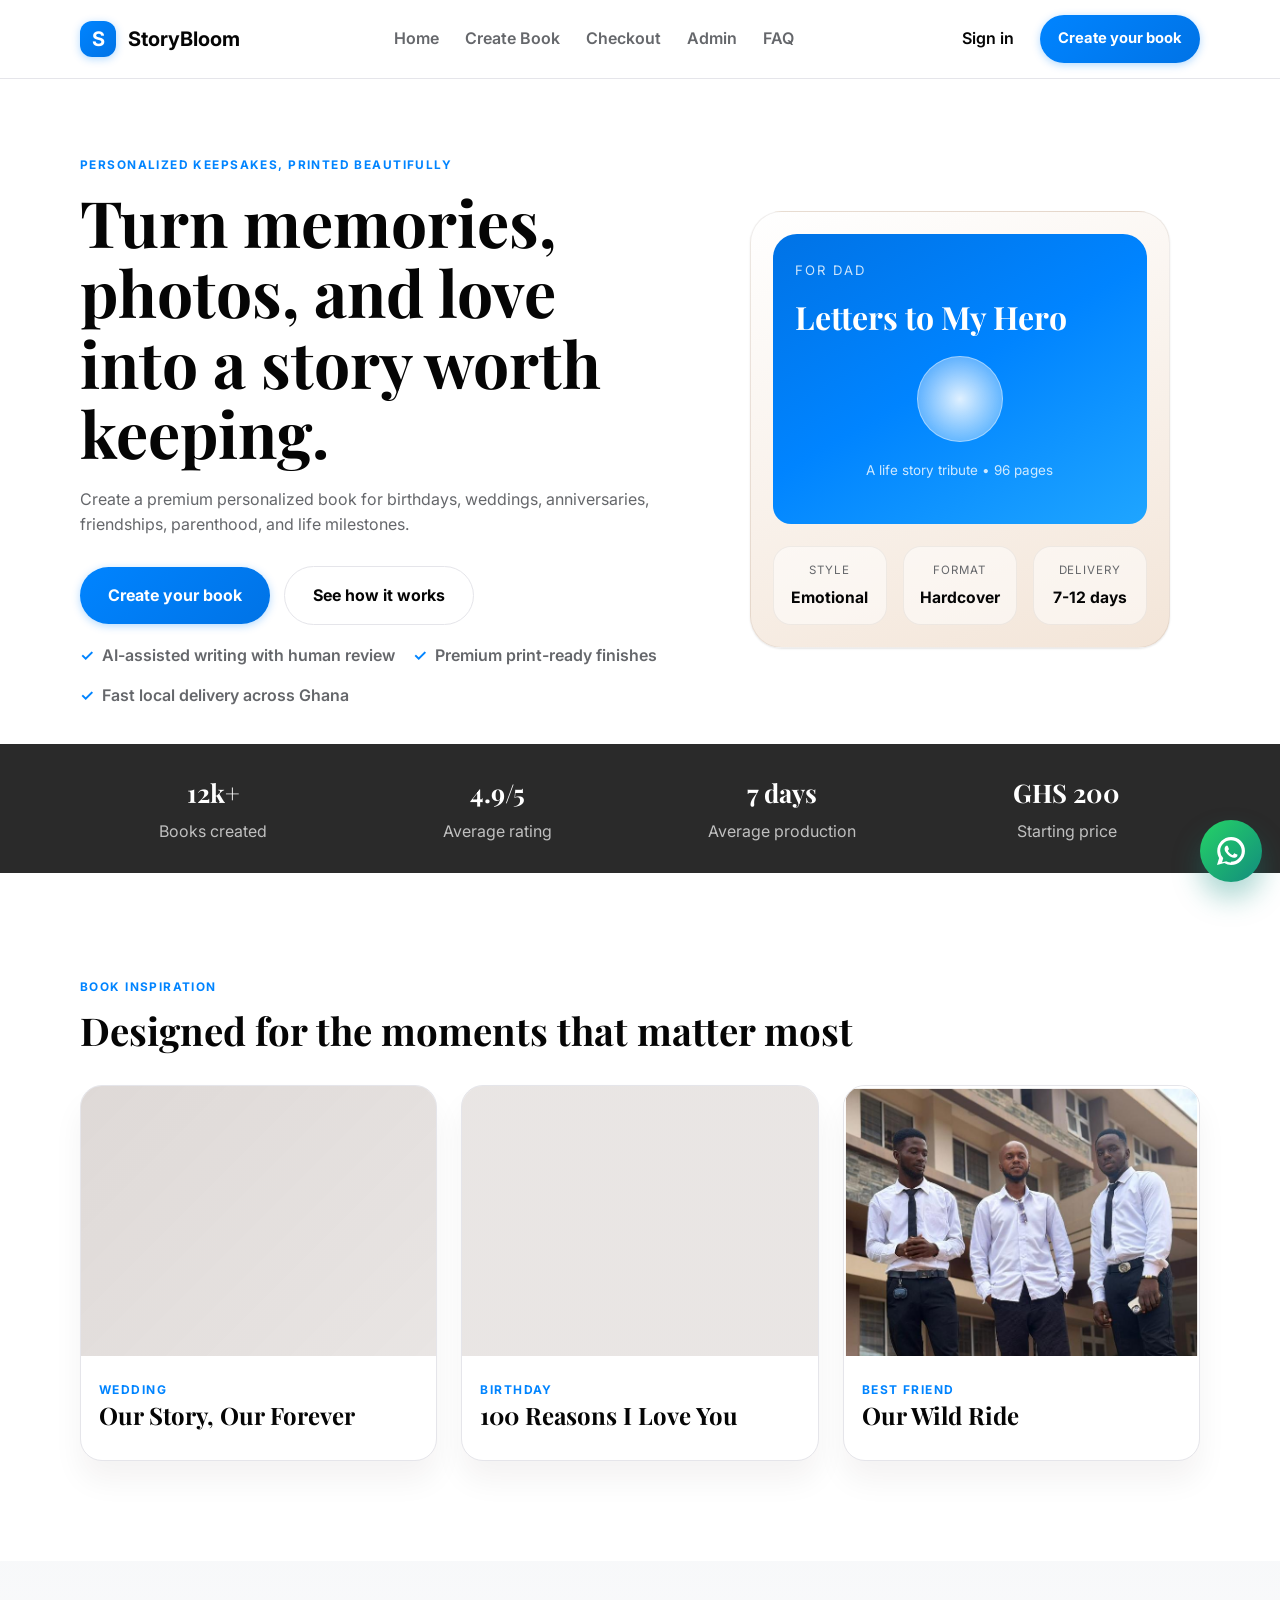
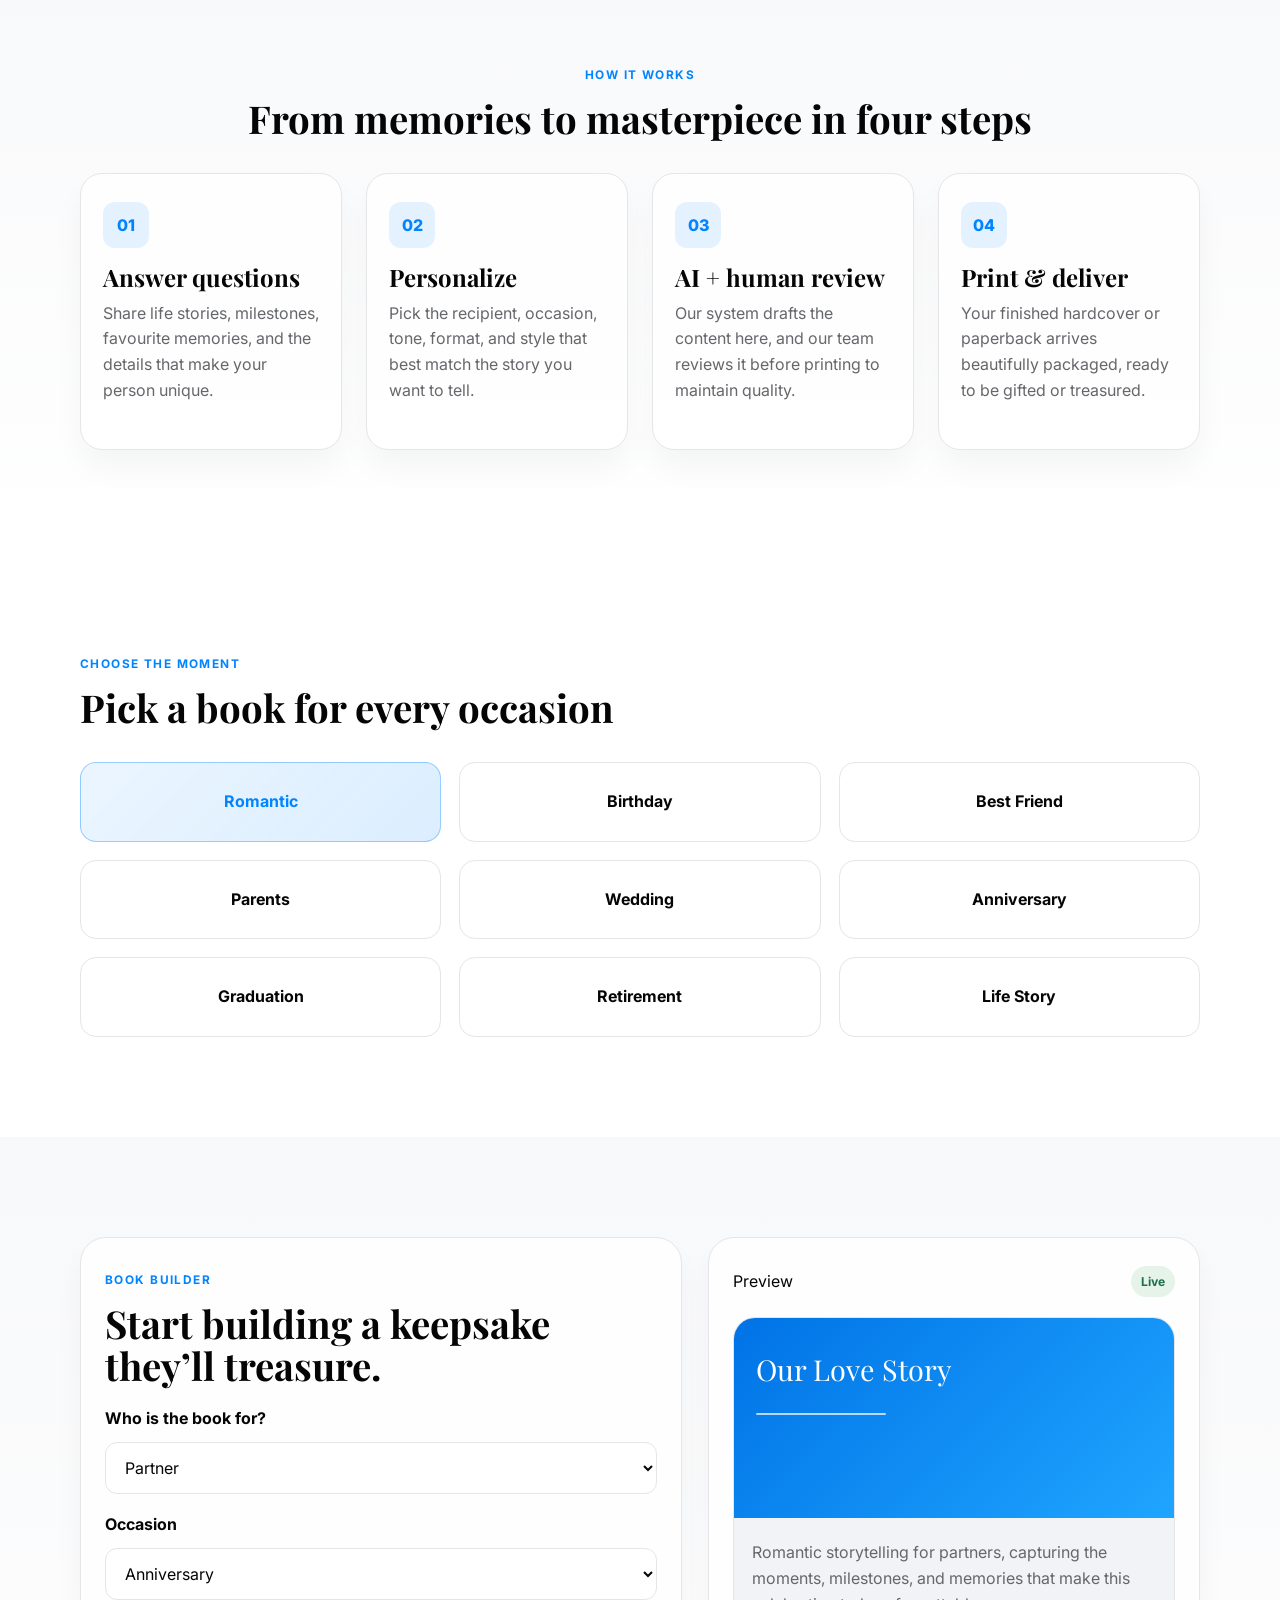
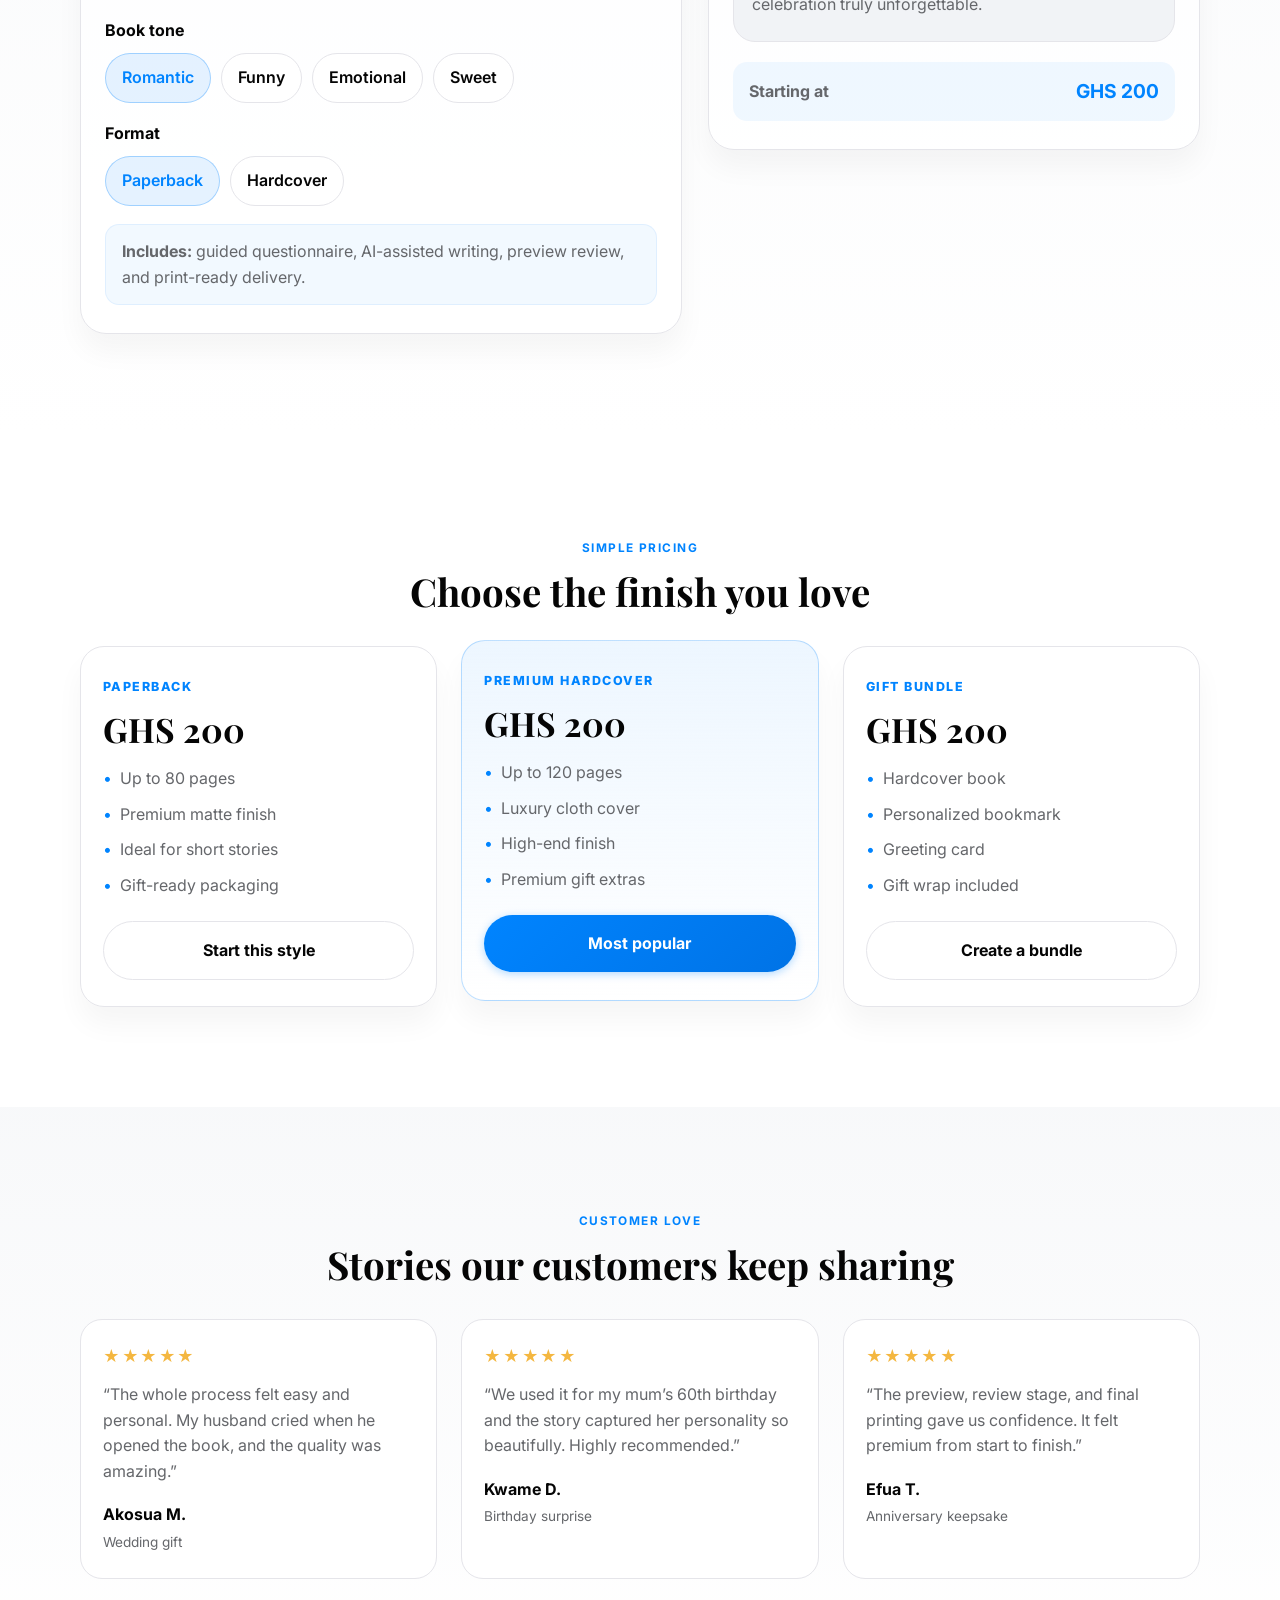
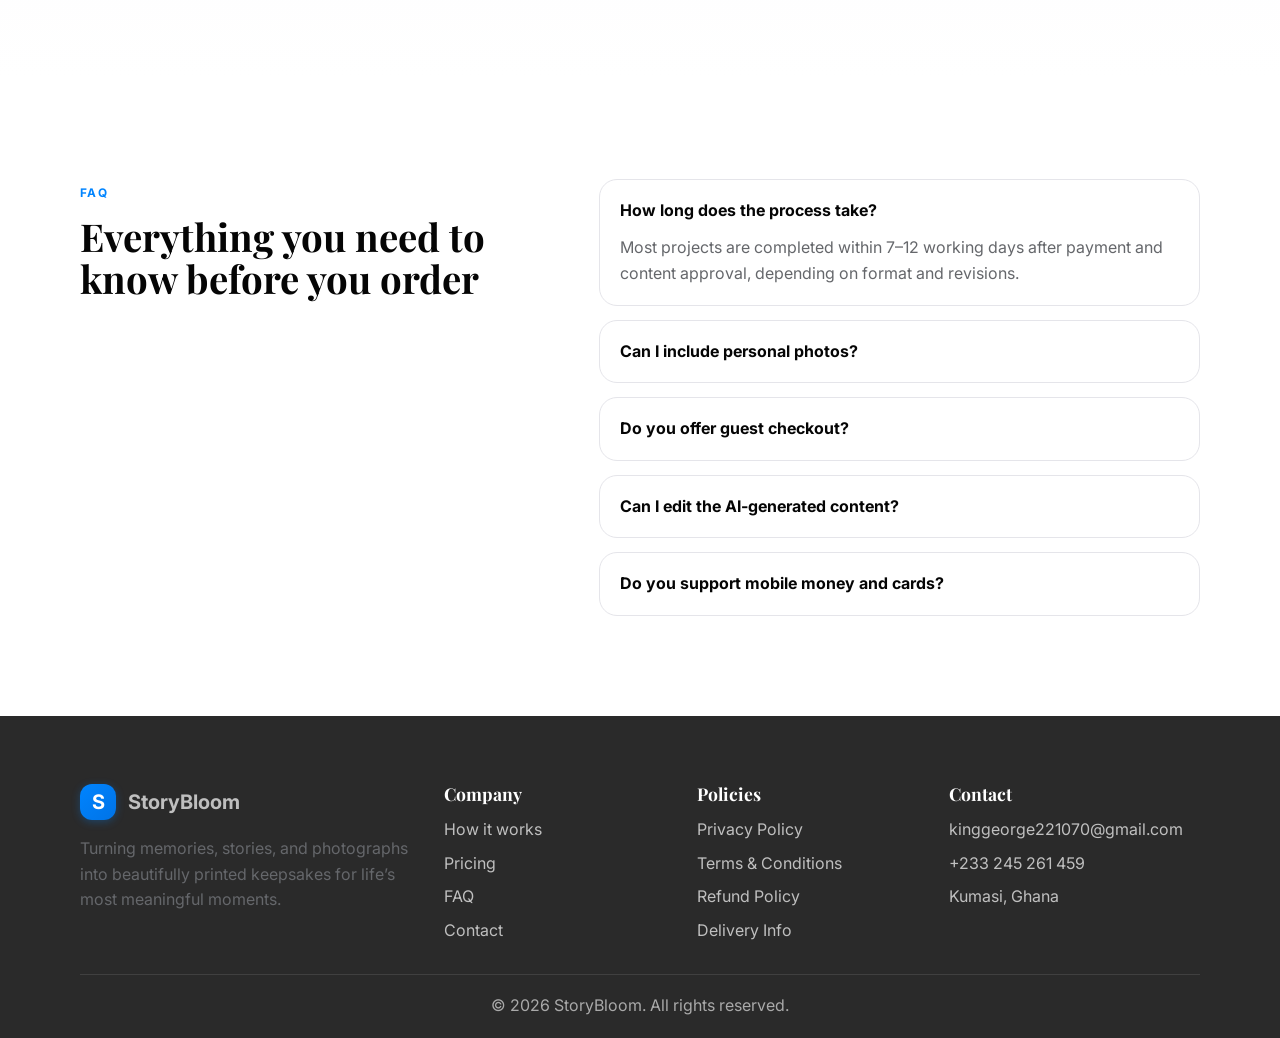
<file: King's Project/index.html>
<!DOCTYPE html>
<html lang="en">

<head>
    <meta charset="UTF-8" />
    <meta name="viewport" content="width=device-width, initial-scale=1.0" />
    <title>StoryBloom | Personalized Books for Every Memory</title>
    <meta name="description" content="Create a meaningful personalized book for birthdays, anniversaries, weddings, and life milestones. Turn memories into a beautifully printed keepsake." />
    <link rel="preconnect" href="https://fonts.googleapis.com" />
    <link rel="preconnect" href="https://fonts.gstatic.com" crossorigin />
    <link href="https://fonts.googleapis.com/css2?family=Playfair+Display:wght@600;700;800&family=Inter:wght@400;500;600;700;800&display=swap" rel="stylesheet" />
    <link rel="stylesheet" href="index.css" />
</head>

<body>
    <header class="topbar">
        <div class="container nav-wrap">
            <a href="#home" class="brand" aria-label="StoryBloom home">
                <span class="brand-mark">S</span>
                <span>StoryBloom</span>
            </a>

            <button class="nav-toggle" aria-label="Open menu">
          <span></span>
          <span></span>
          <span></span>
        </button>

            <nav class="main-nav">
                <a href="index.html">Home</a>
                <a href="create-book.html">Create Book</a>
                <a href="checkout.html">Checkout</a>
                <a href="admin.html">Admin</a>
                <a href="#faq">FAQ</a>
            </nav>

            <div class="nav-actions">
                <a href="admin.html" class="link-btn">Sign in</a>
                <a href="create-book.html" class="primary-btn small">Create your book</a>
            </div>
        </div>
    </header>

    <main id="home">
        <section class="hero">
            <div class="container hero-grid">
                <div class="hero-copy">
                    <span class="eyebrow">Personalized keepsakes, printed beautifully</span>
                    <h1>Turn memories, photos, and love into a story worth keeping.</h1>
                    <p>
                        Create a premium personalized book for birthdays, weddings, anniversaries, friendships, parenthood, and life milestones.
                    </p>
                    <div class="hero-actions">
                        <a href="create-book.html" class="primary-btn">Create your book</a>
                        <a href="#how-it-works" class="secondary-btn">See how it works</a>
                    </div>
                    <ul class="hero-points">
                        <li>AI-assisted writing with human review</li>
                        <li>Premium print-ready finishes</li>
                        <li>Fast local delivery across Ghana</li>
                    </ul>
                </div>

                <div class="hero-visual" aria-label="Book mockup preview">
                    <div class="book-card">
                        <div class="book-cover">
                            <div class="cover-kicker">For Dad</div>
                            <h2>Letters to My Hero</h2>
                            <div class="cover-ornament"></div>
                            <div class="cover-meta">A life story tribute • 96 pages</div>
                        </div>
                        <div class="book-details">
                            <div>
                                <span>Style</span>
                                <strong>Emotional</strong>
                            </div>
                            <div>
                                <span>Format</span>
                                <strong>Hardcover</strong>
                            </div>
                            <div>
                                <span>Delivery</span>
                                <strong>7-12 days</strong>
                            </div>
                        </div>
                    </div>
                </div>
            </div>
        </section>

        <section class="stats-band">
            <div class="container stats-grid">
                <div>
                    <strong>12k+</strong>
                    <span>Books created</span>
                </div>
                <div>
                    <strong>4.9/5</strong>
                    <span>Average rating</span>
                </div>
                <div>
                    <strong>7 days</strong>
                    <span>Average production</span>
                </div>
                <div>
                    <strong>GHS 200</strong>
                    <span>Starting price</span>
                </div>
            </div>
        </section>

        <section class="showcase section-space">
            <div class="container">
                <div class="section-heading">
                    <span class="eyebrow">Book inspiration</span>
                    <h2>Designed for the moments that matter most</h2>
                </div>

                <div class="examples-grid">
                    <article class="example-card">
                        <div class="example-image image-one"></div>
                        <div class="example-content">
                            <span>Wedding</span>
                            <h3>Our Story, Our Forever</h3>
                        </div>
                    </article>
                    <article class="example-card">
                        <div class="example-image image-two"></div>
                        <div class="example-content">
                            <span>Birthday</span>
                            <h3>100 Reasons I Love You</h3>
                        </div>
                    </article>
                    <article class="example-card">
                        <div class="example-image image-three"></div>
                        <div class="example-content">
                            <span>Best Friend</span>
                            <h3>Our Wild Ride</h3>
                        </div>
                    </article>
                </div>
            </div>
        </section>

        <section id="how-it-works" class="section-space light-section">
            <div class="container">
                <div class="section-heading center">
                    <span class="eyebrow">How it works</span>
                    <h2>From memories to masterpiece in four steps</h2>
                </div>

                <div class="steps-grid">
                    <div class="step-card">
                        <span class="step-number">01</span>
                        <h3>Answer questions</h3>
                        <p>Share life stories, milestones, favourite memories, and the details that make your person unique.</p>
                    </div>
                    <div class="step-card">
                        <span class="step-number">02</span>
                        <h3>Personalize</h3>
                        <p>Pick the recipient, occasion, tone, format, and style that best match the story you want to tell.</p>
                    </div>
                    <div class="step-card">
                        <span class="step-number">03</span>
                        <h3>AI + human review</h3>
                        <p>Our system drafts the content here, and our team reviews it before printing to maintain quality.</p>
                    </div>
                    <div class="step-card">
                        <span class="step-number">04</span>
                        <h3>Print & deliver</h3>
                        <p>Your finished hardcover or paperback arrives beautifully packaged, ready to be gifted or treasured.</p>
                    </div>
                </div>
            </div>
        </section>

        <section id="occasions" class="section-space">
            <div class="container">
                <div class="section-heading">
                    <span class="eyebrow">Choose the moment</span>
                    <h2>Pick a book for every occasion</h2>
                </div>

                <div class="occasion-grid">
                    <button class="occasion-card active" type="button" aria-pressed="true">Romantic</button>
                    <button class="occasion-card" type="button" aria-pressed="false">Birthday</button>
                    <button class="occasion-card" type="button" aria-pressed="false">Best Friend</button>
                    <button class="occasion-card" type="button" aria-pressed="false">Parents</button>
                    <button class="occasion-card" type="button" aria-pressed="false">Wedding</button>
                    <button class="occasion-card" type="button" aria-pressed="false">Anniversary</button>
                    <button class="occasion-card" type="button" aria-pressed="false">Graduation</button>
                    <button class="occasion-card" type="button" aria-pressed="false">Retirement</button>
                    <button class="occasion-card" type="button" aria-pressed="false">Life Story</button>
                </div>
            </div>
        </section>

        <section id="create" class="section-space light-section">
            <div class="container builder-layout">
                <div class="builder-form">
                    <div class="section-heading left small-gap">
                        <span class="eyebrow">Book builder</span>
                        <h2>Start building a keepsake they’ll treasure.</h2>
                    </div>

                    <form class="book-form">
                        <div class="field-group">
                            <label for="recipient">Who is the book for?</label>
                            <select id="recipient" name="recipient">
                  <option>Partner</option>
                  <option>Friend</option>
                  <option>Mother</option>
                  <option>Father</option>
                  <option>Child</option>
                  <option>Colleague</option>
                </select>
                        </div>

                        <div class="field-group">
                            <label for="occasion">Occasion</label>
                            <select id="occasion" name="occasion">
                  <option>Birthday</option>
                  <option selected>Anniversary</option>
                  <option>Wedding</option>
                  <option>Valentine's Day</option>
                  <option>Graduation</option>
                  <option>Just Because</option>
                </select>
                        </div>

                        <div class="field-group">
                            <label for="tone">Book tone</label>
                            <div class="chips" id="tone-options">
                                <button class="chip active" type="button" aria-pressed="true">Romantic</button>
                                <button class="chip" type="button" aria-pressed="false">Funny</button>
                                <button class="chip" type="button" aria-pressed="false">Emotional</button>
                                <button class="chip" type="button" aria-pressed="false">Sweet</button>
                            </div>
                        </div>

                        <div class="field-group">
                            <label for="format">Format</label>
                            <div class="format-toggle" id="format-toggle">
                                <button class="format active" type="button" data-price="200" aria-pressed="true">Paperback</button>
                                <button class="format" type="button" data-price="200" aria-pressed="false">Hardcover</button>
                            </div>
                        </div>

                        <div class="builder-note">
                            <strong>Includes:</strong> guided questionnaire, AI-assisted writing, preview review, and print-ready delivery.
                        </div>
                    </form>
                </div>

                <aside class="builder-preview">
                    <div class="preview-window">
                        <div class="preview-header">
                            <span>Preview</span>
                            <span class="badge">Live</span>
                        </div>
                        <div class="mini-book">
                            <div class="mini-cover">
                                <div class="mini-title" id="preview-title">Our Love Story</div>
                                <div class="mini-line"></div>
                            </div>
                            <div class="mini-body">
                                <p id="preview-copy">
                                    A heartfelt, romantic keepsake capturing your connection, milestones, and the little moments that make your story unforgettable.
                                </p>
                            </div>
                        </div>
                        <div class="price-row">
                            <span>Starting at</span>
                            <strong id="preview-price">GHS 200</strong>
                        </div>
                    </div>
                </aside>
            </div>
        </section>

        <section id="pricing" class="section-space">
            <div class="container">
                <div class="section-heading center">
                    <span class="eyebrow">Simple pricing</span>
                    <h2>Choose the finish you love</h2>
                </div>

                <div class="pricing-grid">
                    <article class="pricing-card">
                        <span class="plan">Paperback</span>
                        <h3>GHS 200</h3>
                        <ul>
                            <li>Up to 80 pages</li>
                            <li>Premium matte finish</li>
                            <li>Ideal for short stories</li>
                            <li>Gift-ready packaging</li>
                        </ul>
                        <a href="#create" class="secondary-btn full">Start this style</a>
                    </article>

                    <article class="pricing-card featured">
                        <span class="plan">Premium Hardcover</span>
                        <h3>GHS 200</h3>
                        <ul>
                            <li>Up to 120 pages</li>
                            <li>Luxury cloth cover</li>
                            <li>High-end finish</li>
                            <li>Premium gift extras</li>
                        </ul>
                        <a href="#create" class="primary-btn full">Most popular</a>
                    </article>

                    <article class="pricing-card">
                        <span class="plan">Gift bundle</span>
                        <h3>GHS 200</h3>
                        <ul>
                            <li>Hardcover book</li>
                            <li>Personalized bookmark</li>
                            <li>Greeting card</li>
                            <li>Gift wrap included</li>
                        </ul>
                        <a href="#create" class="secondary-btn full">Create a bundle</a>
                    </article>
                </div>
            </div>
        </section>

        <section id="reviews" class="section-space light-section">
            <div class="container">
                <div class="section-heading center">
                    <span class="eyebrow">Customer love</span>
                    <h2>Stories our customers keep sharing</h2>
                </div>

                <div class="testimonial-grid">
                    <article class="testimonial-card">
                        <div class="stars">★★★★★</div>
                        <p>“The whole process felt easy and personal. My husband cried when he opened the book, and the quality was amazing.”</p>
                        <div class="person">
                            <strong>Akosua M.</strong>
                            <span>Wedding gift</span>
                        </div>
                    </article>

                    <article class="testimonial-card">
                        <div class="stars">★★★★★</div>
                        <p>“We used it for my mum’s 60th birthday and the story captured her personality so beautifully. Highly recommended.”</p>
                        <div class="person">
                            <strong>Kwame D.</strong>
                            <span>Birthday surprise</span>
                        </div>
                    </article>

                    <article class="testimonial-card">
                        <div class="stars">★★★★★</div>
                        <p>“The preview, review stage, and final printing gave us confidence. It felt premium from start to finish.”</p>
                        <div class="person">
                            <strong>Efua T.</strong>
                            <span>Anniversary keepsake</span>
                        </div>
                    </article>
                </div>
            </div>
        </section>

        <section id="faq" class="section-space faq-section">
            <div class="container faq-wrap">
                <div class="section-heading left small-gap">
                    <span class="eyebrow">FAQ</span>
                    <h2>Everything you need to know before you order</h2>
                </div>

                <div class="faq-list">
                    <details open>
                        <summary>How long does the process take?</summary>
                        <p>Most projects are completed within 7–12 working days after payment and content approval, depending on format and revisions.</p>
                    </details>
                    <details>
                        <summary>Can I include personal photos?</summary>
                        <p>Yes. You can upload multiple photos, select a preferred cover image, and arrange them within the story layout.</p>
                    </details>
                    <details>
                        <summary>Do you offer guest checkout?</summary>
                        <p>Absolutely. You can order as a guest or create an account at any stage.</p>
                    </details>
                    <details>
                        <summary>Can I edit the AI-generated content?</summary>
                        <p>Yes. The content is reviewed and can be revised before approval for print.</p>
                    </details>
                    <details>
                        <summary>Do you support mobile money and cards?</summary>
                        <p>Yes. The platform is designed for Ghana-friendly payment methods, including mobile money and card payments where enabled.</p>
                    </details>
                </div>
            </div>
        </section>
    </main>

    <a class="whatsapp-float" href="https://wa.me/233245261459?text=Hello%20StoryBloom%2C%20I%20want%20to%20know%20more%20about%20your%20books." target="_blank" rel="noopener noreferrer" aria-label="Chat on WhatsApp">
        <svg viewBox="0 0 24 24" aria-hidden="true" focusable="false">
            <path d="M20.52 3.48A11.86 11.86 0 0 0 12.08 0C5.56 0 .2 5.37.2 11.97c0 2.1.55 4.15 1.6 5.96L0 24l6.25-1.64A12 12 0 0 0 12.08 24c6.54 0 11.9-5.38 11.9-12.02 0-3.22-1.25-6.25-3.46-8.5Zm-8.44 18.4h-.08c-1.3 0-2.58-.35-3.7-.96l-.27-.15-3.7.97.99-3.62-.18-.3A9.24 9.24 0 0 1 2.75 12c0-5.1 4.13-9.23 9.23-9.23 2.46 0 4.77 1 6.49 2.72a9.2 9.2 0 0 1 2.72 6.5c0 5.11-4.13 9.24-9.24 9.24Zm5.08-6.9c-.28-.14-1.65-.81-1.9-.9-.25-.09-.43-.14-.62.14-.18.28-.7.9-.86 1.08-.16.18-.32.2-.6.07-.28-.14-1.18-.43-2.24-1.38-.83-.74-1.39-1.65-1.55-1.93-.16-.28-.02-.43.12-.57.13-.13.28-.32.42-.48.14-.16.18-.28.28-.46.09-.18.05-.34-.02-.48-.07-.14-.62-1.48-.85-2.03-.22-.54-.45-.46-.62-.47-.16-.01-.34-.01-.52-.01-.18 0-.48.07-.73.34-.25.28-.95.93-.95 2.28s.97 2.63 1.1 2.82c.14.18 1.9 2.9 4.6 4.06.64.28 1.14.45 1.53.58.64.2 1.23.17 1.7.1.52-.08 1.65-.67 1.88-1.32.23-.65.23-1.21.16-1.32-.07-.1-.25-.16-.52-.3Z"/>
        </svg>
    </a>

    <footer id="contact" class="site-footer">
        <div class="container footer-grid">
            <div>
                <a href="#home" class="brand footer-brand">
                    <span class="brand-mark">S</span>
                    <span>StoryBloom</span>
                </a>
                <p>Turning memories, stories, and photographs into beautifully printed keepsakes for life’s most meaningful moments.</p>
            </div>

            <div>
                <h3>Company</h3>
                <ul>
                    <li><a href="#how-it-works">How it works</a></li>
                    <li><a href="#pricing">Pricing</a></li>
                    <li><a href="#faq">FAQ</a></li>
                    <li><a href="#contact">Contact</a></li>
                </ul>
            </div>

            <div>
                <h3>Policies</h3>
                <ul>
                    <li><a href="#">Privacy Policy</a></li>
                    <li><a href="#">Terms & Conditions</a></li>
                    <li><a href="#">Refund Policy</a></li>
                    <li><a href="#">Delivery Info</a></li>
                </ul>
            </div>

            <div>
                <h3>Contact</h3>
                <ul>
                    <li><a href="mailto:kinggeorge221070@gmail.com">kinggeorge221070@gmail.com</a></li>
                    <li><a href="tel:+233245261459">+233 245 261 459</a></li>
                    <li>Kumasi, Ghana</li>
                </ul>
            </div>
        </div>
        <div class="container copyright">© 2026 StoryBloom. All rights reserved.</div>
    </footer>

    <script src="index.js"></script>
</body>

</html>
</file>
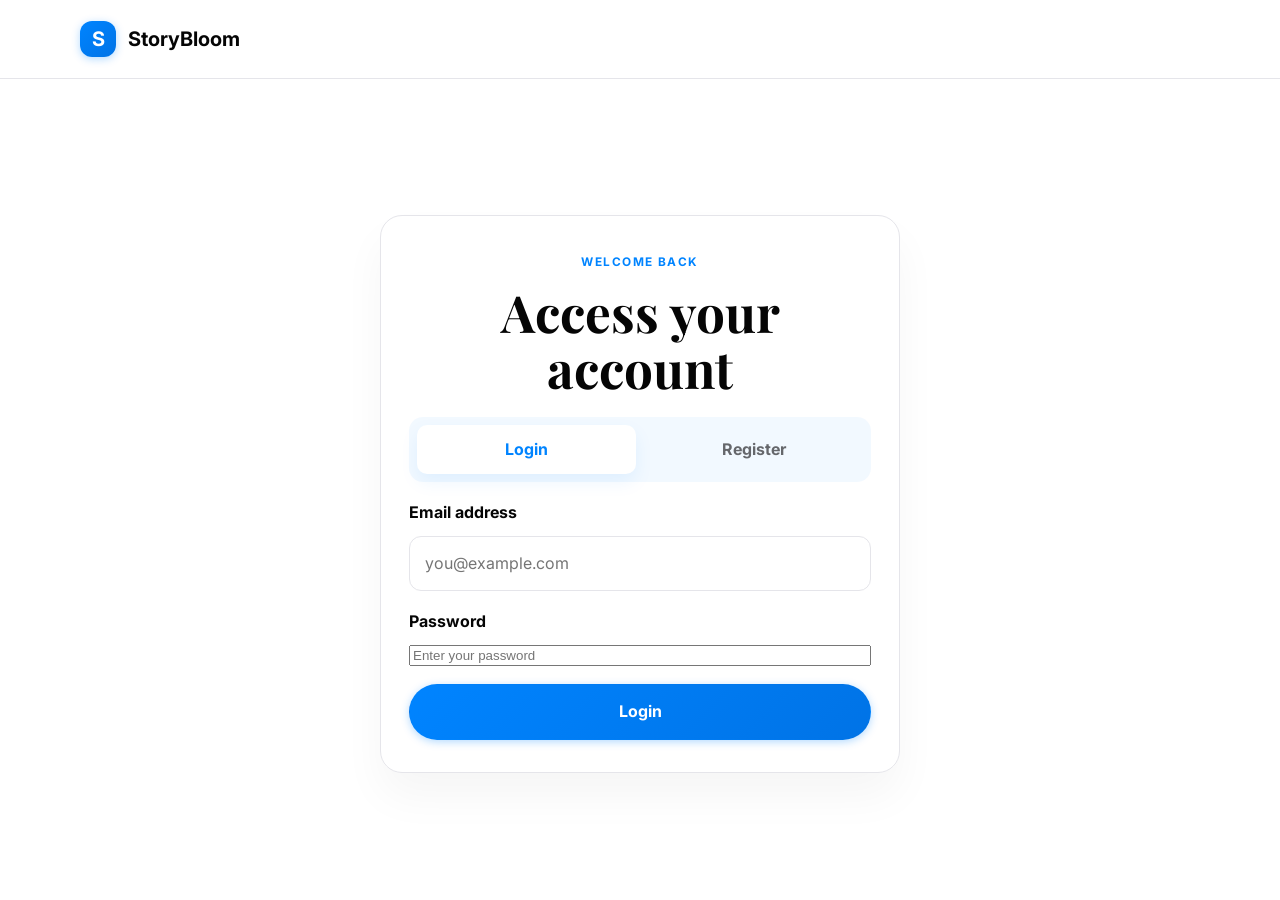
<file: King's Project/admin.html>
<!DOCTYPE html>
<html lang="en">

<head>
    <meta charset="UTF-8" />
    <meta name="viewport" content="width=device-width, initial-scale=1.0" />
    <title>Admin Dashboard | StoryBloom Ghana</title>
    <meta name="description" content="Business dashboard for order management, production status, and AI review workflows." />
    <link rel="preconnect" href="https://fonts.googleapis.com" />
    <link rel="preconnect" href="https://fonts.gstatic.com" crossorigin />
    <link href="https://fonts.googleapis.com/css2?family=Playfair+Display:wght@600;700;800&family=Inter:wght@400;500;600;700;800&display=swap" rel="stylesheet" />
    <link rel="stylesheet" href="index.css" />
</head>

<body>
    <div class="container admin-shell section-space">
        <aside class="sidebar">
            <a class="brand" href="index.html" aria-label="StoryBloom home">
                <span class="brand-mark">S</span>
                <div>
                    <strong>StoryBloom</strong>
                    <small>Admin</small>
                </div>
            </a>

            <nav class="sidebar-nav" aria-label="Admin navigation">
                <a href="#" class="active">Overview</a>
                <a href="#">Orders</a>
                <a href="#">Customers</a>
                <a href="#">Products</a>
                <a href="#">Print Queue</a>
                <a href="#">Analytics</a>
                <a href="#">Settings</a>
            </nav>
        </aside>

        <main class="admin-main">
            <section class="panel stat-card">
                <div class="section-heading left" style="margin-bottom: 18px;">
                    <span class="eyebrow">Overview</span>
                    <h2>Business dashboard</h2>
                </div>

                <div class="stats-grid">
                    <div class="panel stat-card">
                        <strong>124</strong>
                        <span>Orders this month</span>
                    </div>
                    <div class="panel stat-card">
                        <strong>GH₵ 42.8k</strong>
                        <span>Revenue</span>
                    </div>
                    <div class="panel stat-card">
                        <strong>18</strong>
                        <span>Awaiting review</span>
                    </div>
                    <div class="panel stat-card">
                        <strong>9</strong>
                        <span>Ready for delivery</span>
                    </div>
                </div>
            </section>

            <section class="content-grid">
                <div class="panel">
                    <div class="section-heading left" style="margin-bottom: 18px;">
                        <span class="eyebrow">Orders</span>
                        <h3>Recent orders</h3>
                    </div>
                    <div class="table-wrap">
                        <table class="orders-table">
                            <thead>
                                <tr>
                                    <th>Order</th>
                                    <th>Customer</th>
                                    <th>Status</th>
                                    <th>Value</th>
                                </tr>
                            </thead>
                            <tbody>
                                <tr>
                                    <td>#STB-40218</td>
                                    <td>Ama Mensah</td>
                                    <td><span class="status-pill status-review">Review</span></td>
                                    <td>GH₵ 850</td>
                                </tr>
                                <tr>
                                    <td>#STB-40196</td>
                                    <td>Kwaku Amo</td>
                                    <td><span class="status-pill status-live">Approved</span></td>
                                    <td>GH₵ 1,080</td>
                                </tr>
                                <tr>
                                    <td>#STB-40145</td>
                                    <td>Efua Owusu</td>
                                    <td><span class="status-pill status-printing">Printing</span></td>
                                    <td>GH₵ 950</td>
                                </tr>
                                <tr>
                                    <td>#STB-40095</td>
                                    <td>Michael Osei</td>
                                    <td><span class="status-pill status-live">Delivered</span></td>
                                    <td>GH₵ 720</td>
                                </tr>
                            </tbody>
                        </table>
                    </div>
                </div>

                <div class="panel ai-panel">
                    <div class="section-heading left" style="margin-bottom: 18px;">
                        <span class="eyebrow">AI review</span>
                        <h3>Current Draft</h3>
                    </div>

                    <div class="book-preview-box">
                        <strong>Our Love Story</strong>
                        <p>“A heartfelt story of resilience, laughter, and love... with key memories from Accra to our years together.”</p>
                    </div>

                    <div class="field-group">
                        <label for="approval-action">Approval action</label>
                        <select id="approval-action">
                <option>Approve for print</option>
                <option>Request revisions</option>
                <option>Regenerate section</option>
              </select>
                    </div>
                    <a href="#" class="btn btn-primary full">Submit action</a>
                </div>
            </section>

            <section class="panel">
                <div class="section-heading left" style="margin-bottom: 18px;">
                    <span class="eyebrow">Performance</span>
                    <h3>Monthly sales</h3>
                </div>

                <div class="bar-chart">
                    <div class="bar-item">
                        <span>Jan</span>
                        <div class="bar-track"><span style="width: 42%;"></span></div>
                        <strong>42%</strong>
                    </div>
                    <div class="bar-item">
                        <span>Feb</span>
                        <div class="bar-track"><span style="width: 58%;"></span></div>
                        <strong>58%</strong>
                    </div>
                    <div class="bar-item">
                        <span>Mar</span>
                        <div class="bar-track"><span style="width: 72%;"></span></div>
                        <strong>72%</strong>
                    </div>
                    <div class="bar-item">
                        <span>Apr</span>
                        <div class="bar-track"><span style="width: 88%;"></span></div>
                        <strong>88%</strong>
                    </div>
                </div>
            </section>
        </main>
    </div>

    <script src="index.js"></script>
</body>

</html>
</file>
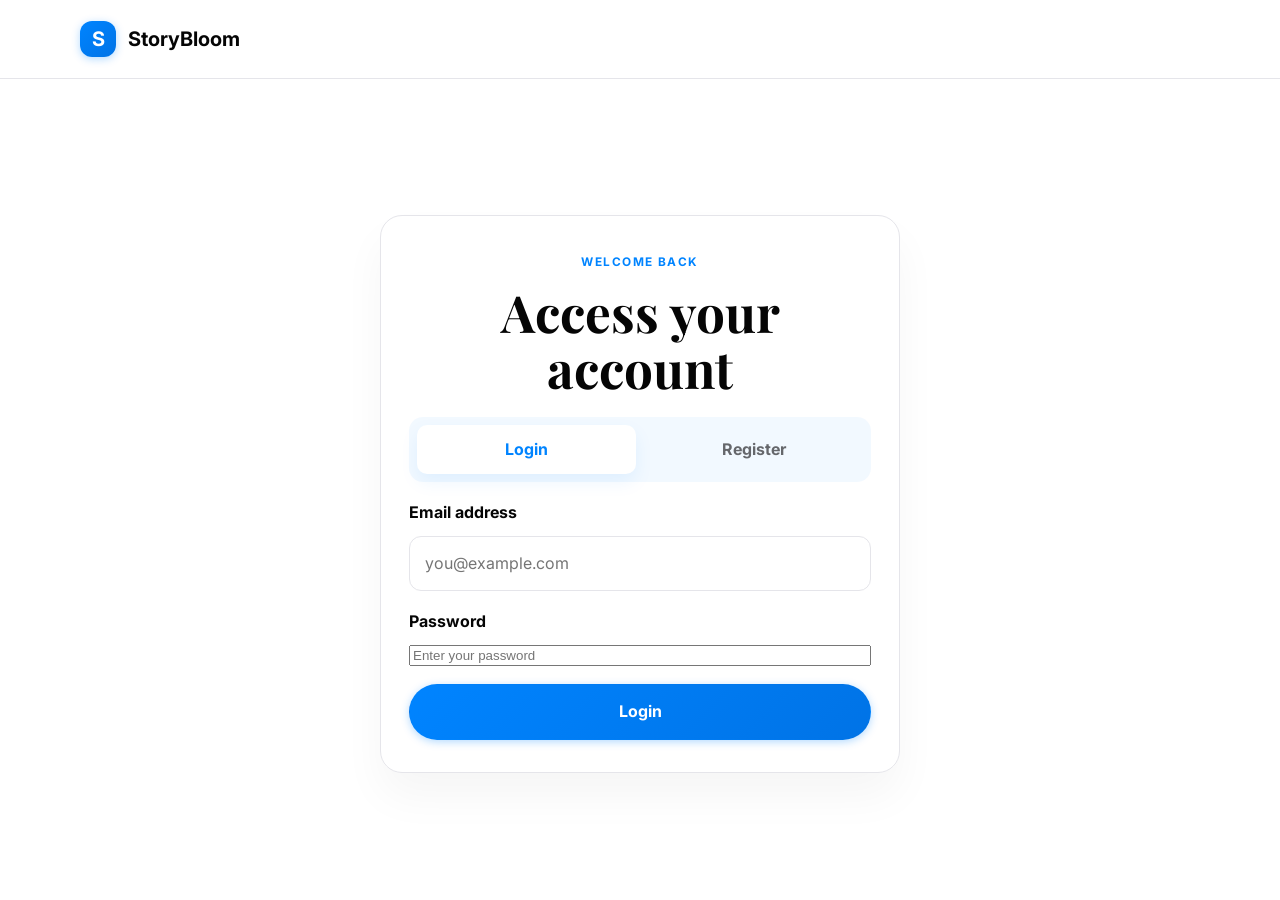
<file: King's Project/auth.html>
<!DOCTYPE html>
<html lang="en">

<head>
    <meta charset="UTF-8" />
    <meta name="viewport" content="width=device-width, initial-scale=1.0" />
    <title>Login or Register | StoryBloom Ghana</title>
    <meta name="description" content="Create an account or log in to access StoryBloom." />
    <link rel="preconnect" href="https://fonts.googleapis.com" />
    <link rel="preconnect" href="https://fonts.gstatic.com" crossorigin />
    <link href="https://fonts.googleapis.com/css2?family=Playfair+Display:wght@600;700;800&family=Inter:wght@400;500;600;700;800&display=swap" rel="stylesheet" />
    <link rel="stylesheet" href="index.css" />
</head>

<body>
    <header class="topbar">
        <div class="container nav-wrap">
            <a href="index.html" class="brand" aria-label="StoryBloom home">
                <span class="brand-mark">S</span>
                <span>StoryBloom</span>
            </a>
        </div>
    </header>

    <main class="section-space">
        <div class="container auth-shell">
            <div class="panel auth-panel">
                <div class="auth-header">
                    <span class="eyebrow">Welcome back</span>
                    <h1 class="page-title">Access your account</h1>
                </div>

                <div class="auth-tabs" aria-label="Authentication tabs">
                    <button type="button" class="auth-tab active" data-auth-tab="login">Login</button>
                    <button type="button" class="auth-tab" data-auth-tab="register">Register</button>
                </div>

                <div id="auth-message" class="auth-message" role="alert"></div>

                <form id="login-form" class="auth-form active" data-auth-form="login">
                    <div class="field-group">
                        <label for="login-email">Email address</label>
                        <input id="login-email" name="login-email" type="email" placeholder="you@example.com" required />
                    </div>
                    <div class="field-group">
                        <label for="login-password">Password</label>
                        <input id="login-password" name="login-password" type="password" placeholder="Enter your password" required />
                    </div>
                    <button type="submit" class="btn btn-primary full">Login</button>
                </form>

                <form id="register-form" class="auth-form" data-auth-form="register" style="display: none;">
                    <div class="field-group">
                        <label for="register-name">Full name</label>
                        <input id="register-name" name="register-name" type="text" placeholder="Your full name" required />
                    </div>
                    <div class="field-group">
                        <label for="register-email">Email address</label>
                        <input id="register-email" name="register-email" type="email" placeholder="you@example.com" required />
                    </div>
                    <div class="field-group">
                        <label for="register-password">Password</label>
                        <input id="register-password" name="register-password" type="password" placeholder="Create a password" required />
                    </div>
                    <button type="submit" class="btn btn-primary full">Create account</button>
                </form>
            </div>
        </div>
    </main>

    <script src="index.js"></script>
</body>

</html>
</file>
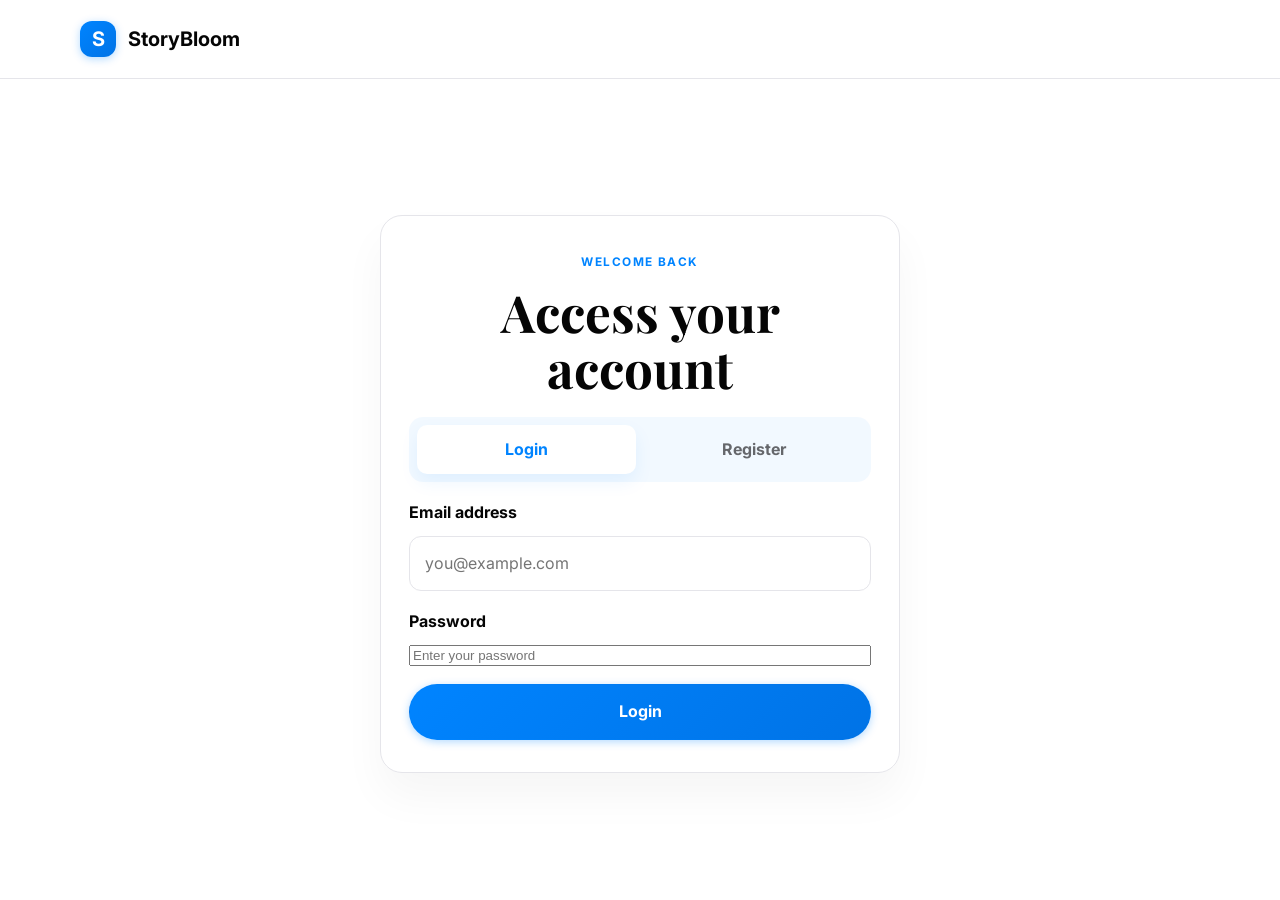
<file: King's Project/checkout.html>
<!DOCTYPE html>
<html lang="en">

<head>
    <meta charset="UTF-8" />
    <meta name="viewport" content="width=device-width, initial-scale=1.0" />
    <title>Checkout | StoryBloom Ghana</title>
    <meta name="description" content="Complete your order, choose delivery details, and pay securely." />
    <link rel="preconnect" href="https://fonts.googleapis.com" />
    <link rel="preconnect" href="https://fonts.gstatic.com" crossorigin />
    <link href="https://fonts.googleapis.com/css2?family=Playfair+Display:wght@600;700;800&family=Inter:wght@400;500;600;700;800&display=swap" rel="stylesheet" />
    <link rel="stylesheet" href="index.css" />
</head>

<body>
    <header class="topbar">
        <div class="container nav">
            <a class="brand" href="index.html" aria-label="StoryBloom home">
                <span class="brand-mark">S</span>
                <div>
                    <strong>StoryBloom</strong>
                    <small>Ghana</small>
                </div>
            </a>
            <nav class="main-nav" aria-label="Main navigation">
                <a href="index.html">Home</a>
                <a href="create-book.html">Create Book</a>
                <a href="checkout.html" class="active">Checkout</a>
                <a href="admin.html">Admin</a>
            </nav>
            <a class="btn btn-primary" href="create-book.html">Back to Builder</a>
        </div>
    </header>

    <main>
        <section class="page-header">
            <div class="container">
                <span class="eyebrow">Complete order</span>
                <h1 class="page-title">Checkout</h1>
                <p class="page-subtitle">Review your details, add delivery information, and complete payment.</p>
            </div>
        </section>

        <section class="section-space">
            <div class="container checkout-grid">
                <div class="panel checkout-box">
                    <h3>Customer Information</h3>
                    <div class="field-group">
                        <label for="full-name">Full name</label>
                        <input id="full-name" type="text" value="Ama Mensah" />
                    </div>
                    <div class="field-group">
                        <label for="email">Email address</label>
                        <input id="email" type="email" value="ama@example.com" />
                    </div>
                    <div class="field-group">
                        <label for="phone">Phone / WhatsApp</label>
                        <input id="phone" type="tel" value="+233 20 123 4567" />
                    </div>

                    <h3>Delivery Information</h3>
                    <div class="field-group">
                        <label for="address">Delivery address</label>
                        <input id="address" type="text" value="24 Adzewa Road, East Legon" />
                    </div>
                    <div class="field-group">
                        <label for="city">City / Town</label>
                        <input id="city" type="text" value="Accra" />
                    </div>
                    <div class="field-group">
                        <label for="region">Region</label>
                        <input id="region" type="text" value="Greater Accra" />
                    </div>
                    <div class="field-group">
                        <label for="delivery-notes">Delivery instructions</label>
                        <textarea id="delivery-notes" rows="3">Ask for the security guard at the gate.</textarea>
                    </div>

                    <h3>Payment Method</h3>
                    <div class="card-stack">
                        <label class="method-box">
                <input type="radio" name="payment" checked />
                <span>Mobile Money</span>
              </label>
                        <label class="method-box">
                <input type="radio" name="payment" />
                <span>Debit / Credit Card</span>
              </label>
                    </div>
                </div>

                <aside class="panel order-summary">
                    <h3>Order Summary</h3>
                    <div class="order-row"><span>Title</span><strong>Our Love Story</strong></div>
                    <div class="order-row"><span>Format</span><strong>Hardcover</strong></div>
                    <div class="order-row"><span>Extras</span><strong>Gift Box</strong></div>
                    <div class="order-row"><span>Subtotal</span><strong>GH₵ 200</strong></div>
                    <div class="order-row"><span>Delivery</span><strong>GH₵ 0</strong></div>
                    <div class="order-row"><span>Discount</span><strong>GH₵ 0</strong></div>
                    <div class="total-row"><span>Total</span><span>GH₵ 200</span></div>

                    <div class="field-group" style="margin-top: 18px;">
                        <label for="promo-code">Promo code</label>
                        <input id="promo-code" type="text" placeholder="Enter code" />
                    </div>

                    <label class="method-box" style="margin-top: 18px;">
              <input type="checkbox" checked />
              <span>I agree to the terms and privacy policy</span>
            </label>

                    <a id="pay-now-button" href="confirmation.html" class="btn btn-primary full" style="margin-top: 20px;">Pay Now</a>
                </aside>
            </div>
        </section>
    </main>

    <footer class="site-footer">
        <div class="container footer-grid">
            <div>
                <a class="brand footer-brand" href="index.html" aria-label="StoryBloom home">
                    <span class="brand-mark">S</span>
                    <div>
                        <strong>StoryBloom</strong>
                        <small>Ghana</small>
                    </div>
                </a>
                <p>Beautiful books made from memories, milestones, and love.</p>
            </div>
            <div>
                <h4>Explore</h4>
                <ul>
                    <li><a href="index.html">Home</a></li>
                    <li><a href="create-book.html">Create Book</a></li>
                    <li><a href="checkout.html">Checkout</a></li>
                </ul>
            </div>
            <div>
                <h4>Company</h4>
                <ul>
                    <li><a href="#">Privacy Policy</a></li>
                    <li><a href="#">Terms</a></li>
                    <li><a href="#">Support</a></li>
                </ul>
            </div>
            <div>
                <h4>Contact</h4>
                <ul>
                    <li><a href="mailto:hello@storybloomgh.com">hello@storybloomgh.com</a></li>
                    <li><a href="tel:+233200000000">+233 20 000 0000</a></li>
                    <li>Accra, Ghana</li>
                </ul>
            </div>
        </div>
        <div class="container copyright"><span>© 2026 StoryBloom Ghana</span></div>
    </footer>

    <script src="index.js"></script>
</body>

</html>
</file>
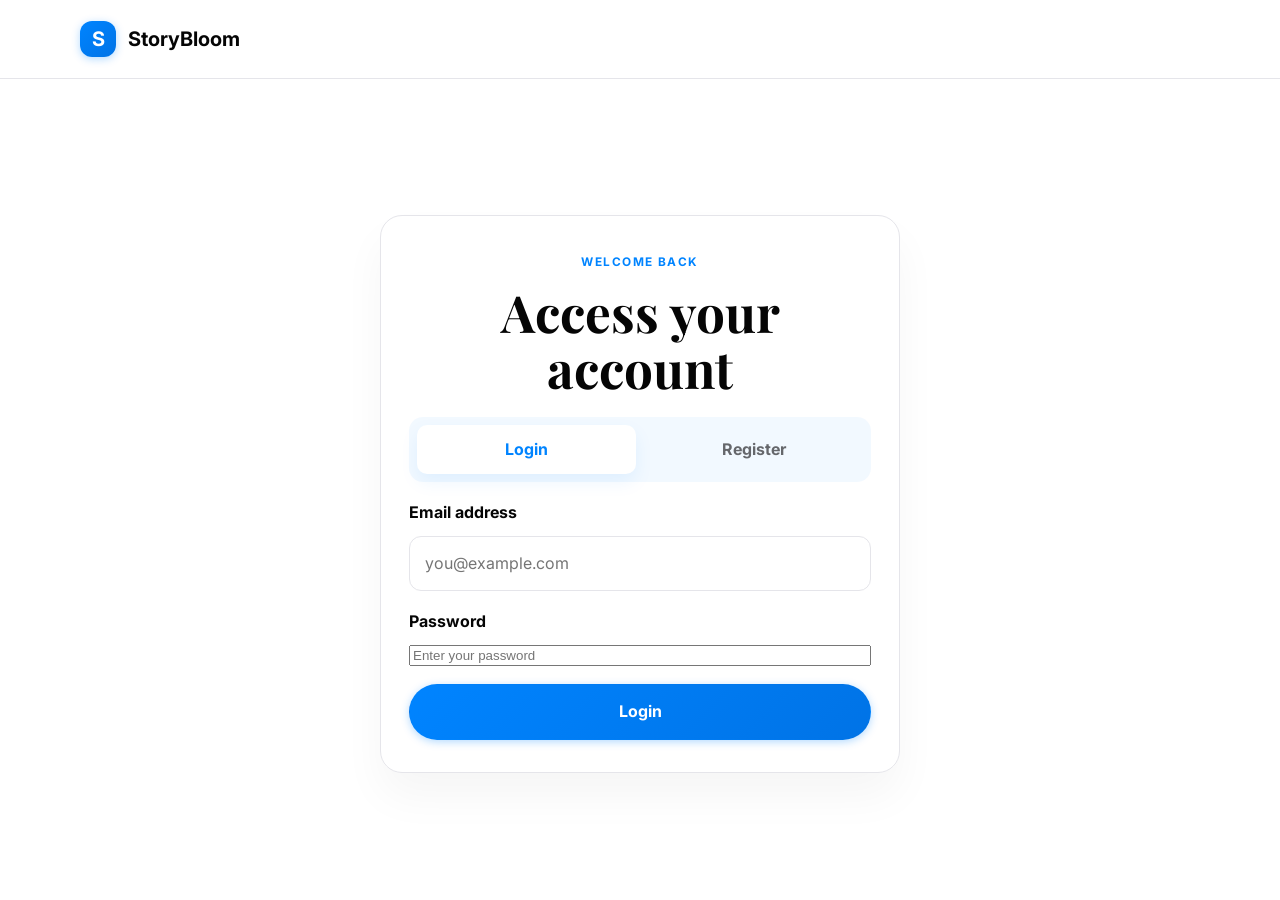
<file: King's Project/confirmation.html>
<!DOCTYPE html>
<html lang="en">

<head>
    <meta charset="UTF-8" />
    <meta name="viewport" content="width=device-width, initial-scale=1.0" />
    <title>Order Confirmation | StoryBloom Ghana</title>
    <meta name="description" content="Your personalized StoryBloom order has been confirmed." />
    <link rel="preconnect" href="https://fonts.googleapis.com" />
    <link rel="preconnect" href="https://fonts.gstatic.com" crossorigin />
    <link href="https://fonts.googleapis.com/css2?family=Playfair+Display:wght@600;700;800&family=Inter:wght@400;500;600;700;800&display=swap" rel="stylesheet" />
    <link rel="stylesheet" href="index.css" />
</head>

<body>
    <header class="topbar">
        <div class="container nav">
            <a class="brand" href="index.html" aria-label="StoryBloom home">
                <span class="brand-mark">S</span>
                <div>
                    <strong>StoryBloom</strong>
                    <small>Ghana</small>
                </div>
            </a>
            <nav class="main-nav" aria-label="Main navigation">
                <a href="index.html">Home</a>
                <a href="create-book.html">Create Book</a>
                <a href="checkout.html">Checkout</a>
                <a href="admin.html">Admin</a>
            </nav>
            <a class="btn btn-primary" href="index.html">Continue shopping</a>
        </div>
    </header>

    <main>
        <section class="section-space">
            <div class="container">
                <div class="panel confirmation-card">
                    <div class="confirmation-badge">✓</div>
                    <span class="eyebrow">Payment successful</span>
                    <h1 class="page-title" style="margin-bottom: 0;">Your order is confirmed</h1>
                    <div class="order-number">Order #STB-40218</div>
                    <p>Your personalized book has been submitted for our review and production workflow. We’ll email you soon with a secure order link and status updates.</p>

                    <ul class="summary-list">
                        <li><span>Book</span><span>Our Love Story</span></li>
                        <li><span>Format</span><span>Hardcover</span></li>
                        <li><span>Amount paid</span><span>GH₵ 200</span></li>
                        <li><span>Delivery</span><span>Accra, Greater Accra</span></li>
                        <li><span>Status</span><span>Order Received</span></li>
                    </ul>

                    <div class="hero-actions" style="justify-content: center; margin-top: 24px;">
                        <a class="btn btn-primary" href="admin.html">View Order</a>
                        <a class="btn btn-secondary" href="index.html">Return Home</a>
                    </div>
                </div>
            </div>
        </section>
    </main>

    <footer class="site-footer">
        <div class="container footer-grid">
            <div>
                <a class="brand footer-brand" href="index.html" aria-label="StoryBloom home">
                    <span class="brand-mark">S</span>
                    <div>
                        <strong>StoryBloom</strong>
                        <small>Ghana</small>
                    </div>
                </a>
                <p>Beautiful books made from memories, milestones, and love.</p>
            </div>
            <div>
                <h4>Explore</h4>
                <ul>
                    <li><a href="index.html">Home</a></li>
                    <li><a href="create-book.html">Create Book</a></li>
                    <li><a href="checkout.html">Checkout</a></li>
                </ul>
            </div>
            <div>
                <h4>Company</h4>
                <ul>
                    <li><a href="#">Privacy Policy</a></li>
                    <li><a href="#">Terms</a></li>
                    <li><a href="#">Support</a></li>
                </ul>
            </div>
            <div>
                <h4>Contact</h4>
                <ul>
                    <li><a href="mailto:hello@storybloomgh.com">hello@storybloomgh.com</a></li>
                    <li><a href="tel:+233200000000">+233 20 000 0000</a></li>
                    <li>Accra, Ghana</li>
                </ul>
            </div>
        </div>
        <div class="container copyright"><span>© 2026 StoryBloom Ghana</span></div>
    </footer>

    <script src="index.js"></script>
</body>

</html>
</file>
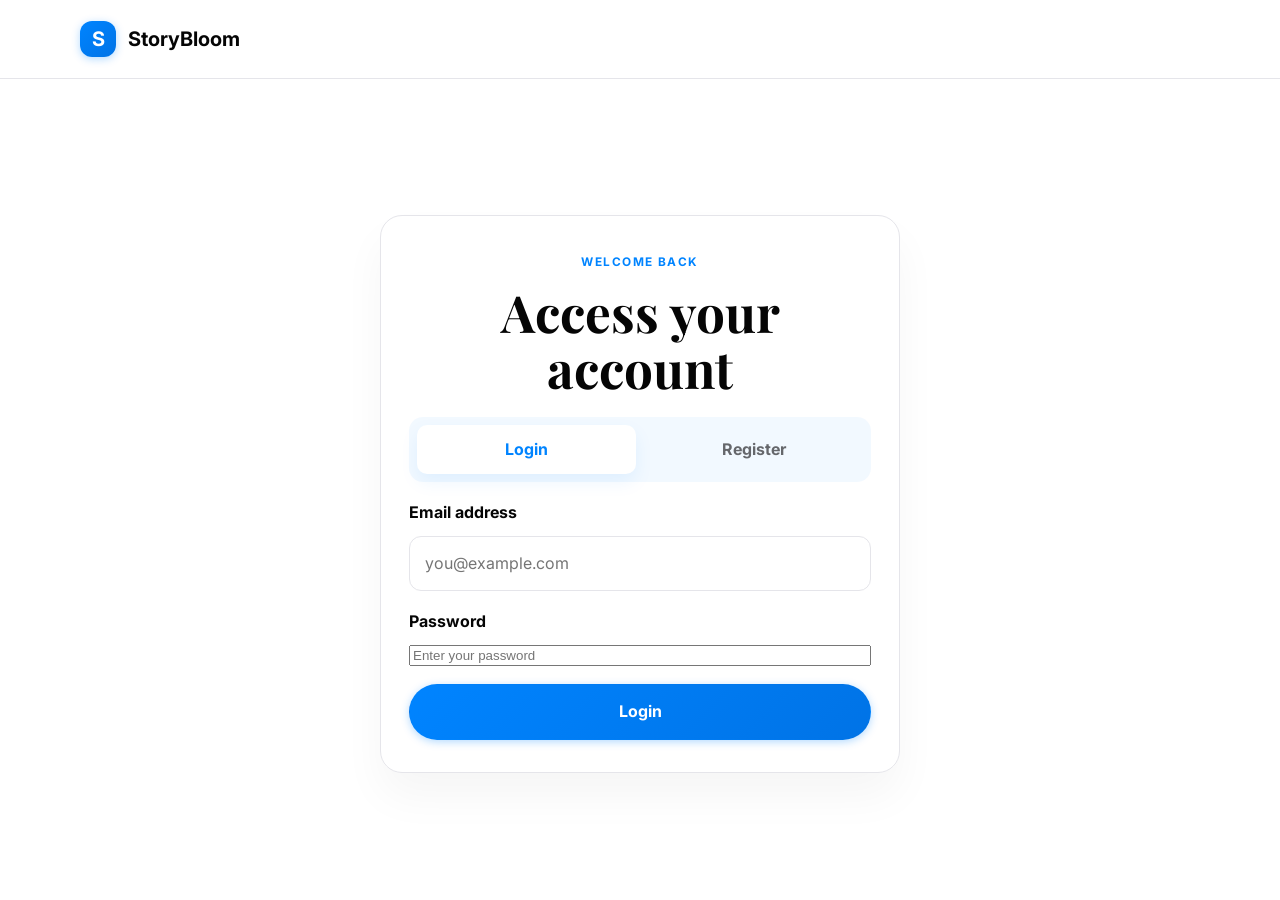
<file: King's Project/create-book.html>
<!DOCTYPE html>
<html lang="en">

<head>
    <meta charset="UTF-8" />
    <meta name="viewport" content="width=device-width, initial-scale=1.0" />
    <title>Create Your Book | StoryBloom Ghana</title>
    <meta name="description" content="Create a personalised book with guided questions, photos, and AI-assisted editing." />
    <link rel="preconnect" href="https://fonts.googleapis.com" />
    <link rel="preconnect" href="https://fonts.gstatic.com" crossorigin />
    <link href="https://fonts.googleapis.com/css2?family=Playfair+Display:wght@600;700;800&family=Inter:wght@400;500;600;700;800&display=swap" rel="stylesheet" />
    <link rel="stylesheet" href="index.css" />
</head>

<body>
    <header class="topbar">
        <div class="container nav">
            <a class="brand" href="index.html" aria-label="StoryBloom home">
                <span class="brand-mark">S</span>
                <div>
                    <strong>StoryBloom</strong>
                    <small>Ghana</small>
                </div>
            </a>
            <nav class="main-nav" aria-label="Main navigation">
                <a href="index.html">Home</a>
                <a href="create-book.html" class="active">Create Book</a>
                <a href="checkout.html">Checkout</a>
                <a href="admin.html">Admin</a>
            </nav>
            <a class="btn btn-primary" href="checkout.html">Checkout</a>
        </div>
    </header>

    <main>
        <section class="page-header">
            <div class="container">
                <span class="eyebrow">Book Builder</span>
                <h1 class="page-title">Create a personalized storybook</h1>
                <p class="page-subtitle">Answer a few quick prompts, upload your memories, and preview your keepsake.</p>
            </div>
        </section>

        <section class="section-space">
            <div class="container form-shell">
                <div class="builder-panel">
                    <div class="progress-wrap">
                        <div class="progress-head">
                            <span>Step <strong id="step-indicator">1</strong> of 4</span>
                            <span id="progress-label">Recipient</span>
                        </div>
                        <div class="progress-bar"><span id="progress-fill"></span></div>
                    </div>

                    <form id="book-form" novalidate>
                        <div class="form-step active" data-step="1">
                            <h3>Who is this book for?</h3>
                            <div class="choice-grid two-col">
                                <label class="choice-card">
                    <input type="radio" name="recipient" value="Partner" checked />
                    <span>Partner</span>
                  </label>
                                <label class="choice-card">
                    <input type="radio" name="recipient" value="Friend" />
                    <span>Friend</span>
                  </label>
                                <label class="choice-card">
                    <input type="radio" name="recipient" value="Mum" />
                    <span>Mum</span>
                  </label>
                                <label class="choice-card">
                    <input type="radio" name="recipient" value="Dad" />
                    <span>Dad</span>
                  </label>
                                <label class="choice-card">
                    <input type="radio" name="recipient" value="Child" />
                    <span>Child</span>
                  </label>
                                <label class="choice-card">
                    <input type="radio" name="recipient" value="Colleague" />
                    <span>Colleague</span>
                  </label>
                            </div>

                            <div class="field-group">
                                <label for="occasion">Occasion</label>
                                <select id="occasion" name="occasion">
                    <option>Birthday</option>
                    <option selected>Anniversary</option>
                    <option>Wedding</option>
                    <option>Graduation</option>
                    <option>Mother's Day</option>
                    <option>Father's Day</option>
                    <option>Just Because</option>
                    <option>Other</option>
                  </select>
                            </div>

                            <div class="field-group">
                                <label for="recipient-name">Recipient name</label>
                                <input id="recipient-name" type="text" placeholder="e.g. Efua" />
                            </div>
                        </div>

                        <div class="form-step" data-step="2">
                            <h3>Tell us about your story</h3>
                            <div class="field-group">
                                <label for="relationship">How did you meet or describe your relationship?</label>
                                <textarea id="relationship" rows="3" placeholder="We met at a campus event and became best friends..."></textarea>
                            </div>
                            <div class="field-group">
                                <label for="memories">Favourite memories or milestones</label>
                                <textarea id="memories" rows="3" placeholder="Late-night calls, trips, surprise birthday celebrations..."></textarea>
                            </div>
                            <div class="field-group">
                                <label for="special">What makes them special?</label>
                                <textarea id="special" rows="3" placeholder="They are kind, loyal, hilarious, and deeply thoughtful..."></textarea>
                            </div>
                        </div>

                        <div class="form-step" data-step="3">
                            <h3>Add your photos</h3>
                            <div class="upload-box">
                                <input id="photo-upload" type="file" multiple accept="image/*" />
                                <label for="photo-upload">
                    <strong>Upload photos</strong>
                    <span>Choose the best moments from your collection</span>
                  </label>
                            </div>
                            <ul class="file-list" id="file-list" aria-live="polite"></ul>
                        </div>

                        <div class="form-step" data-step="4">
                            <h3>Choose your book style</h3>
                            <div class="choice-grid four-col">
                                <label class="choice-card">
                    <input type="radio" name="style" value="Romantic" checked />
                    <span>Romantic</span>
                  </label>
                                <label class="choice-card">
                    <input type="radio" name="style" value="Funny" />
                    <span>Funny</span>
                  </label>
                                <label class="choice-card">
                    <input type="radio" name="style" value="Emotional" />
                    <span>Emotional</span>
                  </label>
                                <label class="choice-card">
                    <input type="radio" name="style" value="Inspirational" />
                    <span>Inspirational</span>
                  </label>
                            </div>

                            <div class="field-group">
                                <label for="book-format">Format</label>
                                <select id="book-format" name="bookFormat">
                    <option>Paperback</option>
                    <option>Hardcover</option>
                  </select>
                            </div>

                            <div class="field-group">
                                <label for="extras">Optional extras</label>
                                <select id="extras" name="extras">
                    <option>None</option>
                    <option>Gift Box</option>
                    <option>Personalized Bookmark</option>
                    <option>Greeting Card + Wrapping</option>
                  </select>
                            </div>
                        </div>

                        <div class="form-actions">
                            <button type="button" class="btn btn-secondary" id="prev-step">Back</button>
                            <button type="button" class="btn btn-primary" id="next-step">Next</button>
                        </div>
                    </form>
                </div>

                <aside class="summary-panel">
                    <h3>Your Book Overview</h3>
                    <div class="summary-card">
                        <span class="label">Recipient</span>
                        <strong id="summary-recipient">Partner</strong>
                    </div>
                    <div class="summary-card">
                        <span class="label">Occasion</span>
                        <strong id="summary-occasion">Anniversary</strong>
                    </div>
                    <div class="summary-card">
                        <span class="label">Style</span>
                        <strong id="summary-style">Romantic</strong>
                    </div>
                    <div class="summary-card">
                        <span class="label">Format</span>
                        <strong id="summary-format">Paperback</strong>
                    </div>

                    <div class="price-box">
                        <div>
                            <span>Estimated starting price</span>
                            <strong>GH₵ 200</strong>
                        </div>
                        <a href="checkout.html" class="btn btn-primary full">Continue to checkout</a>
                    </div>
                </aside>
            </div>
        </section>
    </main>

    <footer class="site-footer">
        <div class="container footer-grid">
            <div>
                <a class="brand footer-brand" href="index.html" aria-label="StoryBloom home">
                    <span class="brand-mark">S</span>
                    <div>
                        <strong>StoryBloom</strong>
                        <small>Ghana</small>
                    </div>
                </a>
                <p>Beautiful books made from memories, milestones, and love.</p>
            </div>
            <div>
                <h4>Explore</h4>
                <ul>
                    <li><a href="index.html">Home</a></li>
                    <li><a href="create-book.html">Create Book</a></li>
                    <li><a href="checkout.html">Checkout</a></li>
                </ul>
            </div>
            <div>
                <h4>Company</h4>
                <ul>
                    <li><a href="#">Privacy Policy</a></li>
                    <li><a href="#">Terms</a></li>
                    <li><a href="#">Support</a></li>
                </ul>
            </div>
            <div>
                <h4>Contact</h4>
                <ul>
                    <li><a href="mailto:hello@storybloomgh.com">hello@storybloomgh.com</a></li>
                    <li><a href="tel:+233200000000">+233 20 000 0000</a></li>
                    <li>Accra, Ghana</li>
                </ul>
            </div>
        </div>
        <div class="container copyright"><span>© 2026 StoryBloom Ghana</span></div>
    </footer>

    <script src="index.js"></script>
</body>

</html>
</file>
<file: King's Project/index.css>
:root {
    --bg: #ffffff;
    --panel: #ffffff;
    --panel-soft: #f0f2f5;
    --primary: #0084ff;
    --primary-dark: #0073e6;
    --accent: #31a24c;
    --text: #050505;
    --muted: #65676b;
    --line: #e5e5ea;
    --shadow: 0 1px 2px rgba(0, 0, 0, 0.1);
}

* {
    box-sizing: border-box;
}

html {
    scroll-behavior: smooth;
}

body {
    margin: 0;
    font-family: "Inter", sans-serif;
    background: var(--bg);
    color: var(--text);
    line-height: 1.6;
    overflow-x: hidden;
}

a {
    color: inherit;
    text-decoration: none;
}

img {
    max-width: 100%;
    display: block;
}

button,
select {
    font: inherit;
}

.container {
    width: min(1120px, calc(100% - 32px));
    margin: 0 auto;
}

.section-space {
    padding: 100px 0;
}

.light-section {
    background: linear-gradient(180deg, rgba(240, 242, 245, 0.5), rgba(255, 255, 255, 0.8));
}

.eyebrow {
    display: inline-block;
    font-size: 0.74rem;
    letter-spacing: 0.12em;
    text-transform: uppercase;
    font-weight: 700;
    color: var(--primary);
    margin-bottom: 12px;
}

h1,
h2,
h3 {
    margin-top: 0;
    font-family: "Playfair Display", serif;
    line-height: 1.1;
    color: var(--text);
}

h1 {
    font-size: clamp(2.8rem, 5vw, 4.7rem);
    margin-bottom: 18px;
}

h2 {
    font-size: clamp(2.1rem, 3vw, 3rem);
    margin-bottom: 12px;
}

h3 {
    font-size: 1.5rem;
    margin-bottom: 10px;
}

p {
    margin: 0 0 18px;
    color: var(--muted);
}

.primary-btn,
.secondary-btn,
.link-btn {
    display: inline-flex;
    align-items: center;
    justify-content: center;
    border: 0;
    border-radius: 999px;
    font-weight: 700;
    cursor: pointer;
    transition: transform 0.2s ease, box-shadow 0.2s ease;
}

.primary-btn {
    background: linear-gradient(135deg, #0084ff, #0073e6);
    color: #fff;
    padding: 16px 28px;
    box-shadow: 0 2px 8px rgba(0, 132, 255, 0.3);
}

.secondary-btn {
    background: var(--panel);
    color: var(--text);
    border: 1px solid var(--line);
    padding: 16px 28px;
}

.link-btn {
    color: var(--text);
    padding: 10px 14px;
    font-weight: 600;
}

.primary-btn:hover,
.secondary-btn:hover,
.link-btn:hover,
.chip:hover,
.occasion-card:hover,
.format:hover {
    transform: translateY(-2px);
}

.primary-btn.small {
    padding: 12px 18px;
    font-size: 0.92rem;
}

.full {
    width: 100%;
}

.topbar {
    position: sticky;
    top: 0;
    z-index: 20;
    background: rgba(255, 255, 255, 0.95);
    backdrop-filter: blur(12px);
    border-bottom: 1px solid #e5e5ea;
}

.nav-wrap {
    display: flex;
    align-items: center;
    justify-content: space-between;
    gap: 24px;
    min-height: 78px;
}

.brand {
    display: inline-flex;
    align-items: center;
    gap: 12px;
    font-weight: 700;
    font-size: 1.25rem;
}

.brand-mark {
    width: 36px;
    height: 36px;
    display: inline-flex;
    align-items: center;
    justify-content: center;
    border-radius: 12px;
    background: linear-gradient(135deg, #0084ff, #0073e6);
    color: #fff;
    box-shadow: 0 2px 8px rgba(0, 132, 255, 0.3);
}

.main-nav {
    display: flex;
    align-items: center;
    gap: 26px;
    color: var(--muted);
    font-weight: 600;
}

.main-nav a:hover {
    color: var(--primary);
}

.nav-actions {
    display: flex;
    align-items: center;
    gap: 12px;
}

.nav-toggle {
    display: none;
    width: 44px;
    height: 44px;
    border: 1px solid var(--line);
    background: transparent;
    border-radius: 12px;
    padding: 10px 8px;
    cursor: pointer;
}

.nav-toggle span {
    display: block;
    width: 100%;
    height: 2px;
    background: var(--text);
    border-radius: 3px;
    margin: 5px 0;
}

.hero {
    padding: 72px 0 36px;
}

.hero-grid {
    display: grid;
    grid-template-columns: 1.1fr 0.9fr;
    gap: 52px;
    align-items: center;
}

.hero-copy {
    max-width: 610px;
}

.eyebrow {
    color: var(--primary);
}

.hero-actions {
    display: flex;
    align-items: center;
    flex-wrap: wrap;
    gap: 14px;
    margin: 28px 0 18px;
}

.hero-points {
    list-style: none;
    margin: 0;
    padding: 0;
    display: flex;
    flex-wrap: wrap;
    gap: 14px 18px;
    color: var(--muted);
    font-weight: 600;
}

.hero-points li::before {
    content: "✓";
    color: var(--primary);
    margin-right: 8px;
}

.hero-visual {
    display: flex;
    justify-content: center;
}

.book-card {
    width: min(100%, 420px);
    background: linear-gradient(160deg, #fff, #f3e5d8);
    border: 1px solid rgba(61, 39, 31, 0.08);
    border-radius: 32px;
    box-shadow: var(--shadow);
    padding: 22px;
}

.book-cover {
    background: linear-gradient(150deg, #0073e6, #0084ff 48%, #1fa5ff 100%);
    color: #fff;
    border-radius: 24px 24px 18px 18px;
    padding: 26px 22px 20px;
    min-height: 290px;
    position: relative;
    overflow: hidden;
}

.cover-kicker {
    font-size: 0.82rem;
    letter-spacing: 0.16em;
    text-transform: uppercase;
    opacity: 0.8;
}

.book-cover h2 {
    color: #fff;
    margin-top: 18px;
    font-size: clamp(2rem, 2vw, 2.6rem);
}

.cover-ornament {
    width: 86px;
    height: 86px;
    border-radius: 50%;
    margin: 22px auto 18px;
    background: radial-gradient(circle at center, rgba(255, 255, 255, 0.88), rgba(255, 255, 255, 0.18));
    border: 1px solid rgba(255, 255, 255, 0.4);
}

.cover-meta {
    font-size: 0.84rem;
    opacity: 0.8;
    text-align: center;
}

.book-details {
    display: grid;
    grid-template-columns: repeat(3, minmax(0, 1fr));
    gap: 16px;
    padding-top: 22px;
}

.book-details div {
    background: rgba(255, 255, 255, 0.5);
    border: 1px solid rgba(40, 18, 8, 0.06);
    border-radius: 18px;
    padding: 14px 10px;
    text-align: center;
}

.book-details span {
    display: block;
    color: var(--muted);
    font-size: 0.72rem;
    text-transform: uppercase;
    letter-spacing: 0.08em;
}

.book-details strong {
    display: block;
    margin-top: 6px;
    font-size: 0.98rem;
}

.stats-band {
    background: #2a2a2a;
    color: #fff;
    padding: 28px 0;
}

.stats-grid {
    display: grid;
    grid-template-columns: repeat(4, minmax(0, 1fr));
    gap: 18px;
    text-align: center;
}

.stats-grid strong {
    display: block;
    font-size: clamp(1.4rem, 2vw, 2.2rem);
    font-family: "Playfair Display", serif;
    margin-bottom: 6px;
}

.stats-grid span {
    color: rgba(255, 255, 255, 0.7);
}

.section-heading {
    margin-bottom: 34px;
}

.section-heading.center {
    text-align: center;
}

.section-heading.left {
    text-align: left;
}

.small-gap {
    margin-bottom: 20px;
}

.examples-grid,
.steps-grid,
.pricing-grid,
.testimonial-grid {
    display: grid;
    gap: 24px;
}

.examples-grid {
    grid-template-columns: repeat(3, minmax(0, 1fr));
}

.example-card {
    border-radius: 22px;
    overflow: hidden;
    background: var(--panel);
    border: 1px solid var(--line);
    box-shadow: 0 20px 30px rgba(39, 23, 17, 0.05);
}

.example-image {
    height: 270px;
    background-size: cover;
    background-position: center;
}

.image-one {
    background: linear-gradient(135deg, rgba(73, 43, 31, 0.18), rgba(73, 43, 31, 0.12)), url("https://images.unsplash.com/photo-1520854221256-17451cc331bf?auto=format&fit=crop&w=900&q=80") center/cover no-repeat;
}

.image-two {
    background: linear-gradient(135deg, rgba(73, 43, 31, 0.12), rgba(73, 43, 31, 0.12)), url("https://images.unsplash.com/photo-1529156069898-49953e39b3ac?auto=format&fit=crop&w=900&q=80") center/cover no-repeat;
}

.image-three {
    background: url("Screenshot 2026-10-02 073811.png") center top / cover no-repeat;
}

.example-content {
    padding: 20px 18px 22px;
}

.example-content span {
    color: var(--primary);
    font-size: 0.75rem;
    text-transform: uppercase;
    letter-spacing: 0.12em;
    font-weight: 700;
}

.steps-grid {
    grid-template-columns: repeat(4, minmax(0, 1fr));
}

.step-card {
    background: rgba(255, 255, 255, 0.8);
    border: 1px solid var(--line);
    border-radius: 22px;
    padding: 28px 22px;
    box-shadow: 0 18px 30px rgba(24, 19, 16, 0.04);
}

.step-number {
    display: inline-flex;
    width: 46px;
    height: 46px;
    align-items: center;
    justify-content: center;
    border-radius: 12px;
    background: rgba(0, 132, 255, 0.1);
    color: #0084ff;
    font-weight: 800;
    margin-bottom: 16px;
}

.occasion-grid {
    display: grid;
    grid-template-columns: repeat(3, minmax(0, 1fr));
    gap: 18px;
}

.occasion-card {
    border: 1px solid var(--line);
    background: rgba(255, 255, 255, 0.7);
    border-radius: 16px;
    padding: 26px 20px;
    font-weight: 700;
    color: var(--text);
    cursor: pointer;
    transition: all 0.2s ease;
    text-align: center;
}

.occasion-card.active {
    background: linear-gradient(135deg, rgba(0, 132, 255, 0.08), rgba(0, 132, 255, 0.14));
    border-color: rgba(0, 132, 255, 0.35);
    color: #0084ff;
}

.builder-layout {
    display: grid;
    grid-template-columns: 1.1fr 0.9fr;
    gap: 26px;
    align-items: start;
}

.builder-form,
.builder-preview {
    background: rgba(255, 255, 255, 0.86);
    border: 1px solid var(--line);
    border-radius: 26px;
    padding: 28px 24px;
    box-shadow: 0 18px 28px rgba(26, 19, 15, 0.04);
}

.book-form {
    display: grid;
    gap: 18px;
}

.field-group {
    display: grid;
    gap: 10px;
}

.field-group label {
    font-weight: 700;
    color: var(--text);
}

select {
    width: 100%;
    padding: 15px 16px;
    border-radius: 12px;
    border: 1px solid var(--line);
    background: #fff;
    color: var(--text);
}

.chips,
.format-toggle {
    display: flex;
    flex-wrap: wrap;
    gap: 10px;
}

.chip,
.format {
    border: 1px solid var(--line);
    background: #fff;
    border-radius: 999px;
    padding: 11px 16px;
    color: var(--text);
    cursor: pointer;
    font-weight: 600;
    transition: all 0.2s ease;
}

.chip.active,
.format.active {
    background: rgba(0, 132, 255, 0.1);
    border-color: rgba(0, 132, 255, 0.3);
    color: #0084ff;
}

.builder-note {
    padding: 14px 16px;
    border-radius: 14px;
    background: rgba(0, 132, 255, 0.05);
    color: #65676b;
    border: 1px solid rgba(0, 132, 255, 0.08);
}

.preview-window {
    display: grid;
    gap: 20px;
}

.preview-header,
.price-row {
    display: flex;
    align-items: center;
    justify-content: space-between;
    gap: 10px;
}

.badge {
    background: rgba(49, 162, 76, 0.12);
    color: #1f6f4e;
    border-radius: 999px;
    padding: 6px 10px;
    font-size: 0.76rem;
    font-weight: 700;
}

.mini-book {
    background: rgba(240, 242, 245, 0.9);
    border-radius: 22px;
    border: 1px solid #e5e5ea;
    overflow: hidden;
}

.mini-cover {
    min-height: 200px;
    padding: 28px 22px;
    background: linear-gradient(135deg, #0073e6, #1fa5ff);
    color: #fff;
}

.mini-title {
    font-family: "Playfair Display", serif;
    font-size: clamp(1.8rem, 2vw, 2.4rem);
    margin-bottom: 20px;
}

.mini-line {
    width: 130px;
    height: 2px;
    background: rgba(255, 255, 255, 0.7);
    border-radius: 999px;
}

.mini-body {
    padding: 22px 18px 24px;
}

.mini-body p {
    margin: 0;
}

.price-row {
    background: rgba(0, 132, 255, 0.06);
    border-radius: 14px;
    padding: 14px 16px;
    font-weight: 700;
    color: #65676b;
}

.price-row strong {
    color: #0084ff;
    font-size: 1.2rem;
}

.pricing-grid {
    grid-template-columns: repeat(3, minmax(0, 1fr));
}

.pricing-card {
    background: rgba(255, 255, 255, 0.85);
    border: 1px solid var(--line);
    border-radius: 24px;
    padding: 26px 22px;
    box-shadow: 0 18px 28px rgba(31, 18, 14, 0.04);
}

.pricing-card.featured {
    border-color: rgba(0, 132, 255, 0.25);
    background: linear-gradient(180deg, rgba(0, 132, 255, 0.07), rgba(255, 255, 255, 0.96));
    transform: translateY(-6px);
}

.plan {
    display: inline-block;
    font-size: 0.78rem;
    letter-spacing: 0.12em;
    text-transform: uppercase;
    font-weight: 800;
    color: var(--primary);
    margin-bottom: 14px;
}

.pricing-card h3 {
    font-size: 2.1rem;
    margin-bottom: 18px;
}

.pricing-card ul {
    list-style: none;
    padding: 0;
    margin: 0 0 22px;
    display: grid;
    gap: 10px;
    color: var(--muted);
}

.pricing-card li::before {
    content: "•";
    color: var(--primary);
    margin-right: 8px;
}

.testimonial-grid {
    grid-template-columns: repeat(3, minmax(0, 1fr));
}

.testimonial-card {
    background: var(--panel);
    border: 1px solid var(--line);
    border-radius: 22px;
    padding: 24px 22px;
}

.stars {
    color: #f4b740;
    letter-spacing: 0.1em;
    margin-bottom: 12px;
}

.person {
    margin-top: 18px;
    display: grid;
    gap: 4px;
}

.person strong {
    color: var(--text);
}

.person span {
    color: var(--muted);
    font-size: 0.85rem;
}

.faq-wrap {
    display: grid;
    grid-template-columns: 0.9fr 1.1fr;
    gap: 28px;
    align-items: start;
}

.faq-list {
    display: grid;
    gap: 14px;
}

.faq-list details {
    border: 1px solid var(--line);
    background: rgba(255, 255, 255, 0.8);
    border-radius: 18px;
    padding: 18px 20px;
}

.faq-list summary {
    list-style: none;
    cursor: pointer;
    font-weight: 700;
    color: var(--text);
}

.faq-list summary::-webkit-details-marker {
    display: none;
}

.faq-list details p {
    margin-top: 12px;
    margin-bottom: 0;
}

.whatsapp-float {
    position: fixed;
    right: 18px;
    bottom: 18px;
    width: 62px;
    height: 62px;
    display: grid;
    place-items: center;
    border-radius: 50%;
    background: linear-gradient(135deg, #25d366, #128c7e);
    color: #fff;
    box-shadow: 0 16px 28px rgba(18, 140, 126, 0.35);
    z-index: 100;
    transition: transform 0.2s ease, box-shadow 0.2s ease;
}

.whatsapp-float:hover {
    transform: translateY(-4px) scale(1.02);
    box-shadow: 0 20px 34px rgba(18, 140, 126, 0.45);
}

.whatsapp-float svg {
    width: 28px;
    height: 28px;
    fill: currentColor;
}

.site-footer {
    background: #2a2a2a;
    color: rgba(255, 255, 255, 0.8);
    padding: 68px 0 20px;
}

.footer-grid {
    display: grid;
    grid-template-columns: 1.2fr 0.8fr 0.8fr 0.9fr;
    gap: 30px;
    margin-bottom: 30px;
}

.footer-brand {
    margin-bottom: 16px;
}

.site-footer h3 {
    color: #fff;
    margin-bottom: 14px;
    font-size: 1.1rem;
}

.site-footer ul {
    list-style: none;
    margin: 0;
    padding: 0;
    display: grid;
    gap: 8px;
}

.site-footer a,
.site-footer li {
    color: rgba(255, 255, 255, 0.7);
}

.copyright {
    border-top: 1px solid rgba(255, 255, 255, 0.1);
    padding-top: 18px;
    color: rgba(255, 255, 255, 0.6);
    text-align: center;
}

.auth-shell {
    display: grid;
    place-items: center;
}

.auth-panel {
    width: min(520px, 100%);
    padding: 32px 28px;
    margin-top: 36px;
}

.auth-header {
    text-align: center;
    margin-bottom: 20px;
}

.auth-tabs {
    display: grid;
    grid-template-columns: repeat(2, minmax(0, 1fr));
    gap: 8px;
    background: rgba(0, 132, 255, 0.05);
    padding: 8px;
    border-radius: 14px;
    margin-bottom: 18px;
}

.auth-tab {
    border: 0;
    padding: 12px 16px;
    background: transparent;
    color: #65676b;
    border-radius: 10px;
    font-weight: 700;
    cursor: pointer;
}

.auth-tab.active {
    background: #fff;
    color: #0084ff;
    box-shadow: 0 8px 18px rgba(0, 132, 255, 0.08);
}

.auth-form {
    display: none;
    gap: 18px;
}

.auth-form.active {
    display: grid;
}

.auth-message {
    display: none;
    background: rgba(168, 46, 46, 0.08);
    color: #8d2b2b;
    border: 1px solid rgba(168, 46, 46, 0.2);
    border-radius: 12px;
    padding: 12px 14px;
    margin-bottom: 16px;
    font-weight: 600;
}

.page-header {
    padding: 52px 0 22px;
}

.page-title {
    font-size: clamp(2.6rem, 4vw, 4rem);
    margin-bottom: 10px;
}

.page-subtitle {
    color: var(--muted);
    max-width: 760px;
}

.btn {
    display: inline-flex;
    align-items: center;
    justify-content: center;
    border-radius: 999px;
    padding: 14px 22px;
    border: 1px solid transparent;
    cursor: pointer;
    font-weight: 700;
    transition: transform 0.2s ease, box-shadow 0.2s ease;
}

.btn:hover {
    transform: translateY(-2px);
}

.btn-primary {
    background: linear-gradient(135deg, #0084ff, #0073e6);
    color: #fff;
    box-shadow: 0 2px 8px rgba(0, 132, 255, 0.3);
}

.btn-secondary {
    background: #fff;
    border-color: var(--line);
    color: var(--text);
}

.full {
    width: 100%;
}

.form-shell,
.checkout-grid,
.admin-shell,
.content-grid {
    display: grid;
    gap: 24px;
}

.form-shell {
    grid-template-columns: 1.3fr 0.7fr;
    align-items: start;
}

.builder-panel,
.summary-panel,
.checkout-box,
.order-summary,
.panel {
    background: rgba(255, 255, 255, 0.9);
    border: 1px solid var(--line);
    border-radius: 22px;
    box-shadow: 0 24px 44px rgba(21, 16, 15, 0.04);
}

.builder-panel,
.summary-panel,
.checkout-box,
.order-summary {
    padding: 28px 24px;
}

.progress-wrap {
    display: grid;
    gap: 12px;
    margin-bottom: 24px;
}

.progress-head {
    display: flex;
    justify-content: space-between;
    align-items: center;
    font-size: 0.92rem;
    color: var(--muted);
}

.progress-bar {
    width: 100%;
    height: 10px;
    background: rgba(109, 63, 45, 0.08);
    border-radius: 999px;
    overflow: hidden;
}

.progress-bar span {
    display: block;
    height: 100%;
    border-radius: inherit;
    background: linear-gradient(135deg, #0084ff, #1fa5ff);
    width: 25%;
}

.form-step {
    display: none;
    gap: 18px;
}

.form-step.active {
    display: grid;
}

.choice-grid {
    display: grid;
    gap: 14px;
}

.two-col {
    grid-template-columns: repeat(2, minmax(0, 1fr));
}

.four-col {
    grid-template-columns: repeat(4, minmax(0, 1fr));
}

.choice-card {
    position: relative;
    display: flex;
    align-items: center;
    justify-content: center;
    min-height: 64px;
    border: 1px solid var(--line);
    border-radius: 16px;
    background: #fff;
    cursor: pointer;
    padding: 12px;
    font-weight: 700;
    color: var(--text);
}

.choice-card input {
    position: absolute;
    opacity: 0;
    pointer-events: none;
}

.choice-card:has(input:checked) {
    background: rgba(0, 132, 255, 0.08);
    border-color: rgba(0, 132, 255, 0.35);
    color: #0084ff;
}

input[type="text"],
input[type="email"],
input[type="tel"],
textarea,
select {
    width: 100%;
    padding: 14px 15px;
    border-radius: 12px;
    border: 1px solid var(--line);
    background: #fff;
    color: var(--text);
    font: inherit;
}

textarea {
    resize: vertical;
    min-height: 110px;
}

.upload-box {
    display: grid;
    place-items: center;
    min-height: 170px;
    border: 1px dashed rgba(0, 132, 255, 0.35);
    border-radius: 20px;
    background: rgba(0, 132, 255, 0.03);
    padding: 18px;
    text-align: center;
}

.upload-box input {
    display: none;
}

.upload-box label {
    display: grid;
    gap: 10px;
    cursor: pointer;
    color: #65676b;
}

.upload-box strong {
    color: #0084ff;
    font-size: 1.2rem;
}

.file-list {
    list-style: none;
    margin: 0;
    padding: 0;
    display: grid;
    gap: 8px;
    color: var(--muted);
}

.file-list li::before {
    content: "•";
    color: var(--primary);
    margin-right: 8px;
}

.form-actions {
    display: flex;
    justify-content: space-between;
    gap: 12px;
    margin-top: 12px;
}

.form-actions .btn {
    min-width: 140px;
}

.summary-panel h3,
.checkout-box h3,
.order-summary h3 {
    margin-bottom: 16px;
}

.summary-card {
    display: grid;
    gap: 6px;
    padding: 12px 0;
    border-bottom: 1px solid var(--line);
}

.summary-card .label {
    color: var(--muted);
    font-size: 0.8rem;
    text-transform: uppercase;
    letter-spacing: 0.08em;
}

.price-box {
    display: grid;
    gap: 16px;
    margin-top: 18px;
    padding-top: 18px;
    border-top: 1px solid var(--line);
}

.price-box span {
    display: block;
    color: var(--muted);
    margin-bottom: 4px;
}

.price-box strong {
    font-size: 1.8rem;
    color: var(--primary);
}

.checkout-grid {
    grid-template-columns: 1fr 1fr;
}

.order-row {
    display: flex;
    justify-content: space-between;
    gap: 10px;
    border-bottom: 1px solid var(--line);
    padding: 10px 0;
}

.total-row {
    display: flex;
    justify-content: space-between;
    margin-top: 18px;
    font-weight: 800;
    font-size: 1.2rem;
}

.method-box {
    display: flex;
    align-items: center;
    gap: 10px;
    border: 1px solid rgba(0, 132, 255, 0.1);
    background: #fff;
    border-radius: 14px;
    padding: 0.9rem 1rem;
    margin-bottom: 12px;
}

.method-box input {
    margin: 0;
}

.confirmation-card {
    max-width: 760px;
    margin: 0 auto;
    padding: 40px 30px;
    text-align: center;
}

.confirmation-badge {
    width: 70px;
    height: 70px;
    border-radius: 50%;
    display: grid;
    place-items: center;
    margin: 0 auto 14px;
    background: rgba(35, 119, 79, 0.12);
    color: #1f6f4e;
    font-size: 2rem;
}

.order-number {
    display: inline-block;
    margin: 12px 0 16px;
    padding: 0.5rem 0.8rem;
    border-radius: 999px;
    background: rgba(0, 132, 255, 0.08);
    color: #0073e6;
    font-weight: 700;
}

.summary-list {
    list-style: none;
    margin: 18px 0 0;
    padding: 0;
    display: grid;
    gap: 10px;
}

.summary-list li {
    display: flex;
    justify-content: space-between;
    gap: 8px;
    border-bottom: 1px solid var(--line);
    padding-bottom: 10px;
}

.summary-list span:last-child {
    color: var(--muted);
}

.admin-shell {
    grid-template-columns: 250px 1fr;
}

.sidebar {
    background: #2a2a2a;
    color: rgba(255, 255, 255, 0.9);
    border-radius: 26px;
    padding: 26px 18px;
    min-height: 720px;
}

.sidebar .brand {
    margin-bottom: 18px;
}

.sidebar-nav {
    display: grid;
    gap: 10px;
    margin-top: 20px;
}

.sidebar-nav a {
    display: block;
    padding: 0.8rem 0.9rem;
    border-radius: 12px;
    color: rgba(255, 255, 255, 0.72);
}

.sidebar-nav a.active,
.sidebar-nav a:hover {
    background: rgba(255, 255, 255, 0.08);
    color: #fff;
}

.admin-main {
    display: grid;
    gap: 24px;
}

.stats-grid {
    display: grid;
    grid-template-columns: repeat(4, minmax(0, 1fr));
    gap: 18px;
}

.stat-card {
    padding: 22px 18px;
}

.stat-card strong {
    display: block;
    color: var(--primary-dark);
    font-size: clamp(1.7rem, 2vw, 2.2rem);
}

.stat-card span {
    display: block;
    color: var(--muted);
    margin-top: 8px;
}

.content-grid {
    grid-template-columns: 1.2fr 0.8fr;
}

.table-wrap {
    overflow-x: auto;
}

.orders-table {
    width: 100%;
    border-collapse: collapse;
}

.orders-table th,
.orders-table td {
    padding: 14px 12px;
    text-align: left;
    border-bottom: 1px solid var(--line);
}

.status-pill {
    display: inline-block;
    padding: 0.35rem 0.7rem;
    border-radius: 999px;
    font-size: 0.8rem;
    font-weight: 700;
}

.status-review {
    background: rgba(211, 154, 60, 0.12);
    color: #8a5e17;
}

.status-live {
    background: rgba(35, 119, 79, 0.12);
    color: #1f6f4e;
}

.status-printing {
    background: rgba(127, 61, 43, 0.12);
    color: var(--primary-dark);
}

.ai-panel {
    padding: 24px 22px;
}

.book-preview-box {
    background: linear-gradient(180deg, #f0f2f5, #e8ecf1);
    border-radius: 18px;
    padding: 18px;
    margin: 18px 0;
}

.bar-chart {
    display: grid;
    gap: 10px;
    margin-top: 16px;
}

.bar-item {
    display: grid;
    grid-template-columns: 80px 1fr 40px;
    gap: 10px;
    align-items: center;
}

.bar-track {
    height: 12px;
    border-radius: 999px;
    background: rgba(127, 61, 43, 0.08);
    overflow: hidden;
}

.bar-track span {
    display: block;
    height: 100%;
    border-radius: inherit;
    background: linear-gradient(135deg, #0084ff, #1fa5ff);
}

@media (max-width: 980px) {
    .form-shell,
    .checkout-grid,
    .content-grid,
    .admin-shell {
        grid-template-columns: 1fr;
    }
    .sidebar {
        min-height: unset;
    }
}

@media (max-width: 640px) {
    .stats-grid {
        grid-template-columns: 1fr;
    }
    .choice-grid.two-col,
    .choice-grid.four-col {
        grid-template-columns: 1fr;
    }
}

@media (max-width: 960px) {
    .hero-grid,
    .builder-layout,
    .faq-wrap,
    .examples-grid,
    .pricing-grid,
    .testimonial-grid,
    .steps-grid,
    .footer-grid {
        grid-template-columns: 1fr 1fr;
    }
    .hero-grid,
    .builder-layout,
    .faq-wrap,
    .footer-grid {
        grid-template-columns: 1fr;
    }
    .main-nav,
    .nav-actions {
        display: none;
    }
    .nav-wrap {
        position: relative;
    }
    .nav-toggle {
        display: inline-block;
    }
    .main-nav.mobile-open {
        display: flex;
        position: absolute;
        left: 16px;
        right: 16px;
        top: 78px;
        background: rgba(255, 255, 255, 0.96);
        border: 1px solid var(--line);
        border-radius: 18px;
        box-shadow: var(--shadow);
        padding: 18px 14px;
        flex-direction: column;
        align-items: flex-start;
        gap: 12px;
    }
    .nav-actions.mobile-open {
        display: flex;
        position: absolute;
        left: 16px;
        right: 16px;
        top: 226px;
        background: rgba(255, 255, 255, 0.96);
        border: 1px solid var(--line);
        border-radius: 18px;
        box-shadow: var(--shadow);
        padding: 12px 14px;
        justify-content: space-between;
    }
}

@media (max-width: 680px) {
    .section-space {
        padding: 80px 0;
    }
    .stats-grid,
    .occasion-grid,
    .examples-grid,
    .steps-grid,
    .pricing-grid,
    .testimonial-grid {
        grid-template-columns: 1fr;
    }
    .hero {
        padding-top: 44px;
    }
    .hero-actions {
        flex-direction: column;
        align-items: stretch;
    }
    .primary-btn,
    .secondary-btn {
        width: 100%;
    }
    .book-details {
        grid-template-columns: 1fr;
    }
    .nav-wrap {
        gap: 12px;
    }
    .brand {
        font-size: 1.05rem;
    }
    .page-title {
        font-size: clamp(2.1rem, 9vw, 3rem);
    }
    .builder-form,
    .builder-preview,
    .checkout-box,
    .order-summary,
    .panel,
    .auth-panel {
        padding-left: 16px;
        padding-right: 16px;
    }
    .whatsapp-float {
        width: 56px;
        height: 56px;
        right: 14px;
        bottom: 14px;
    }
}
</file>
